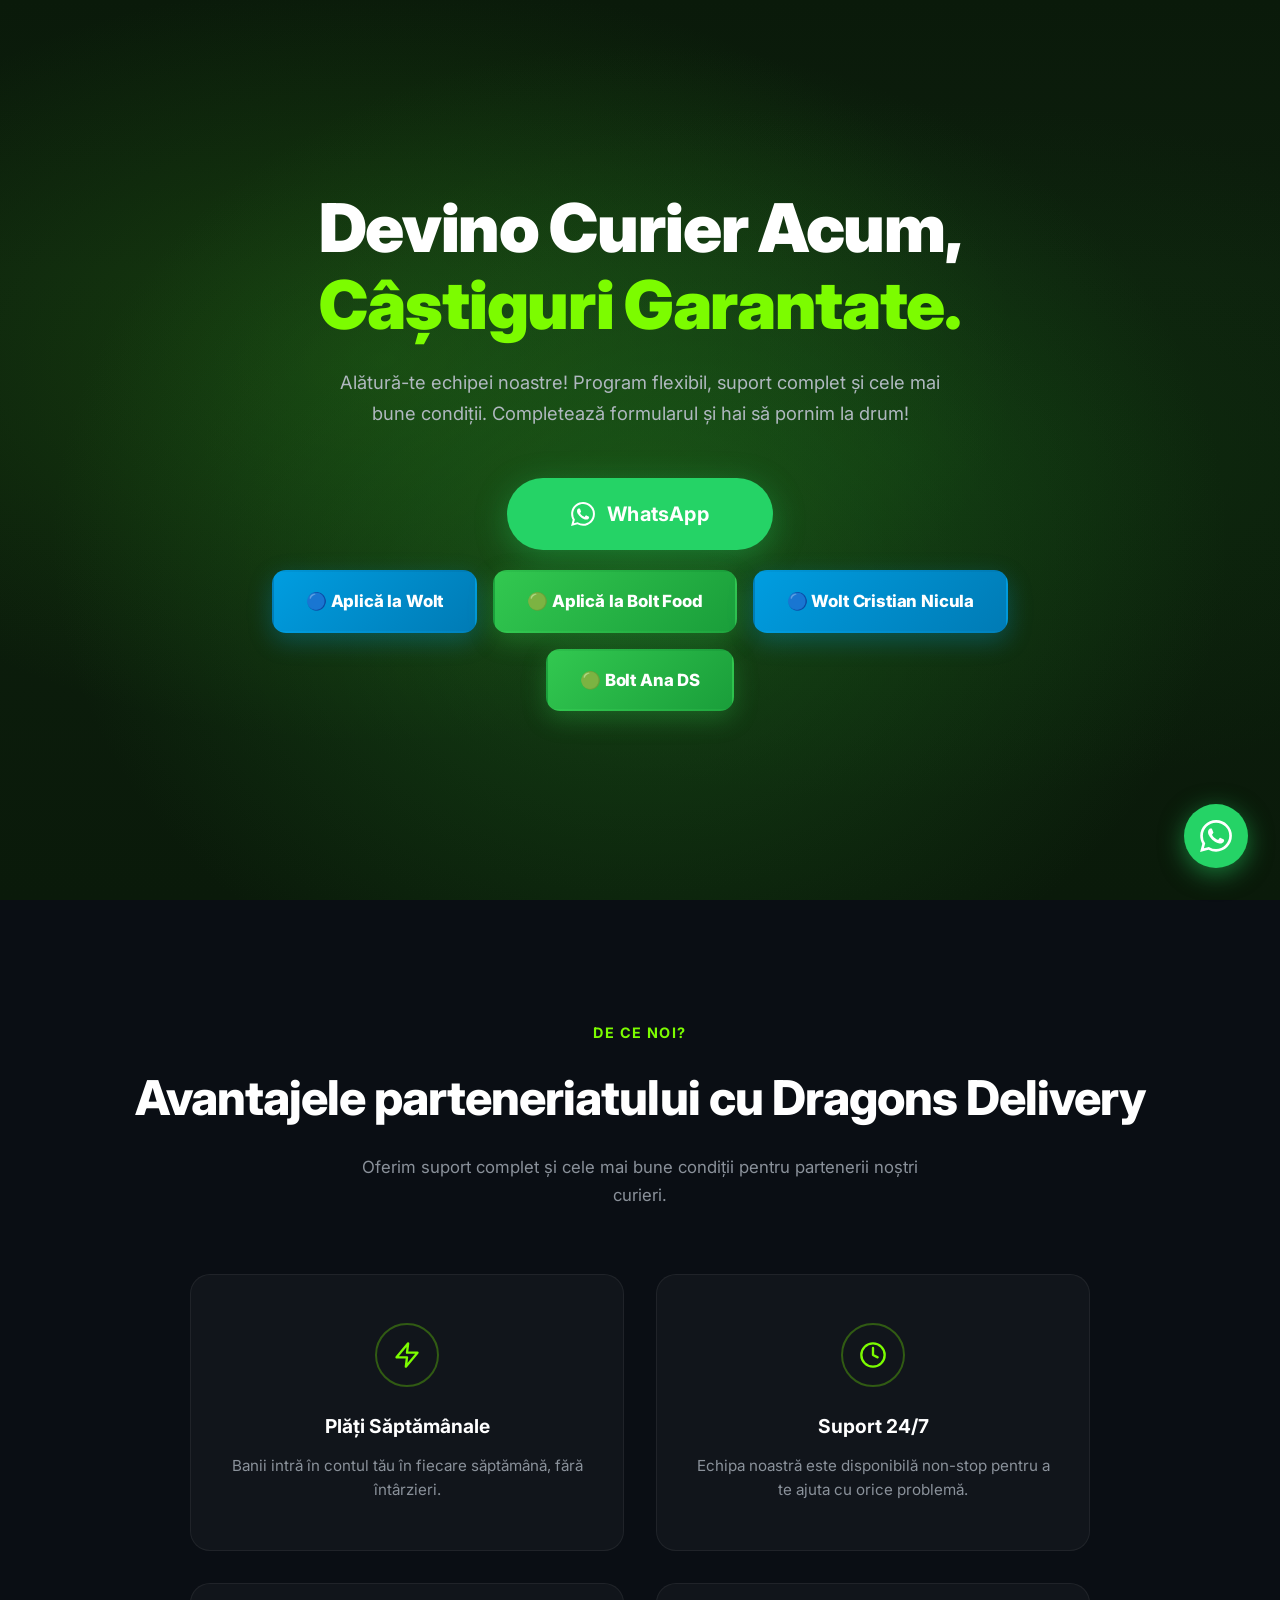
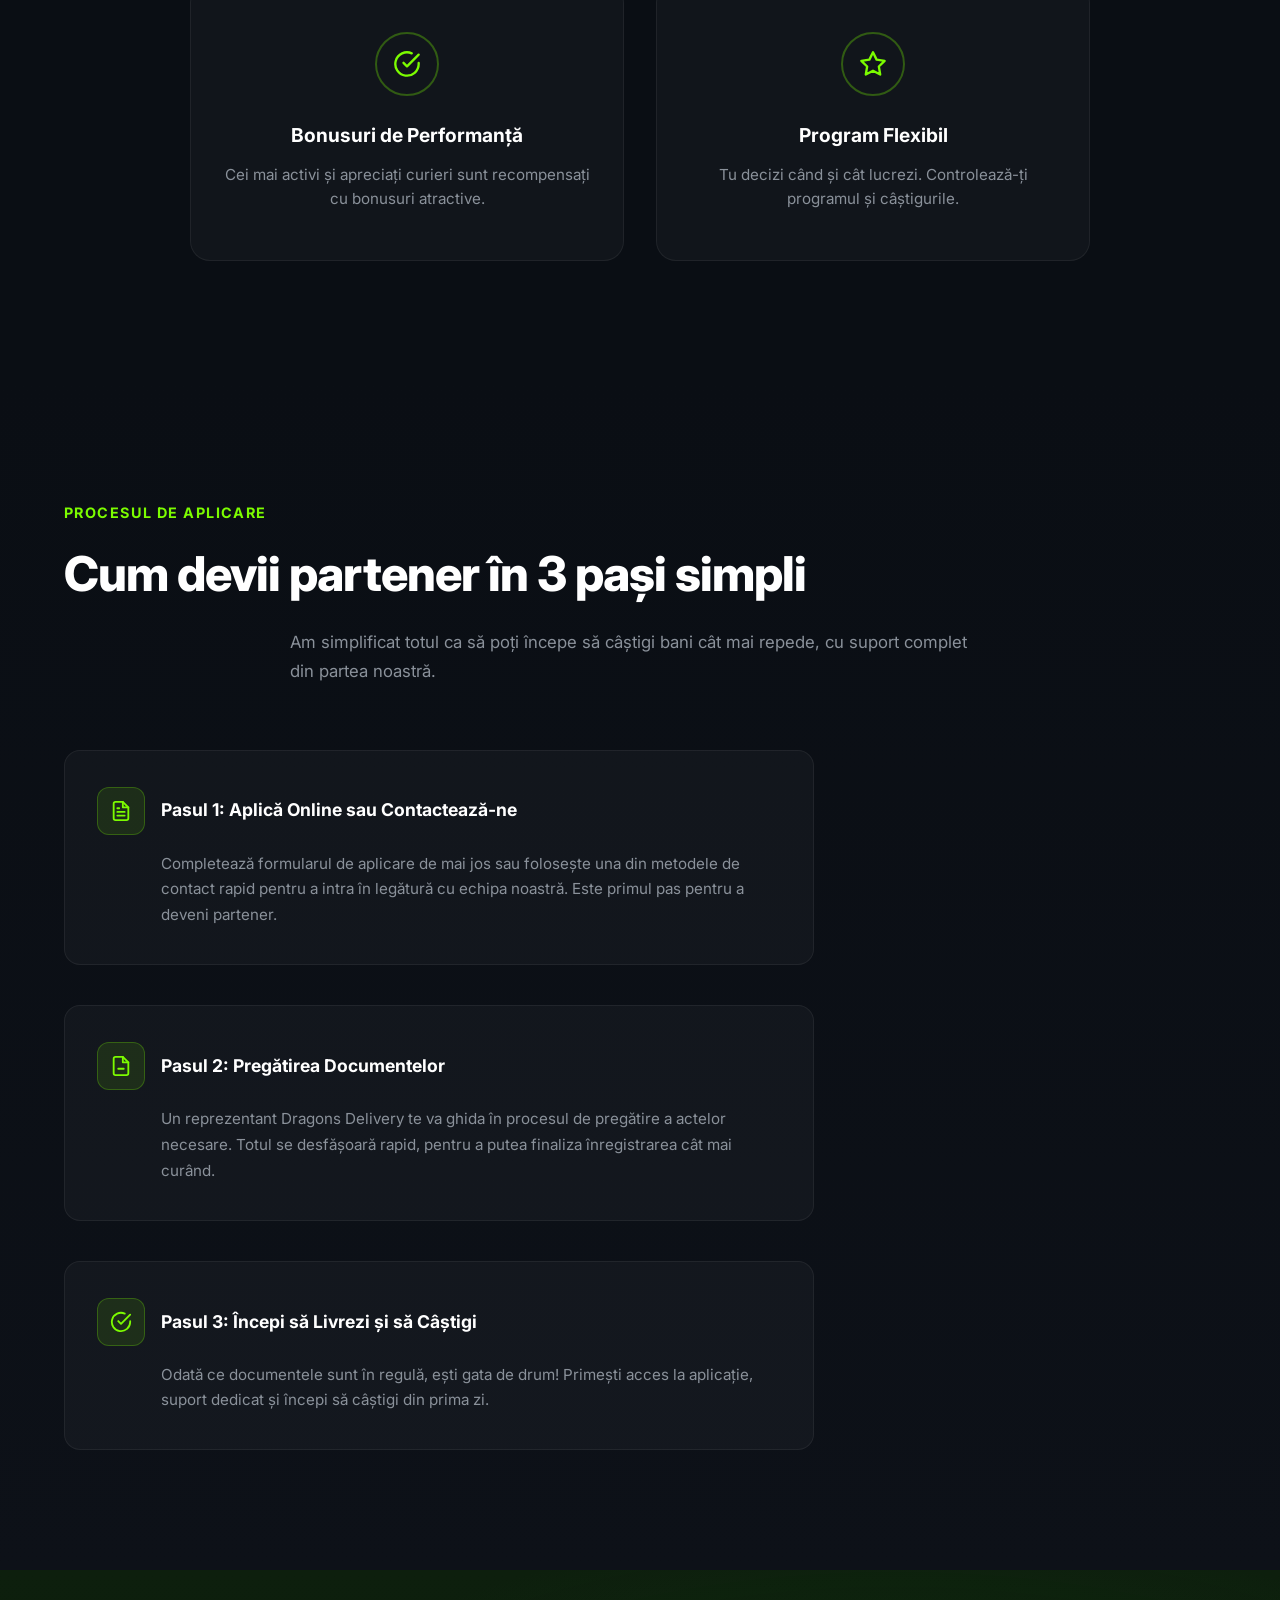
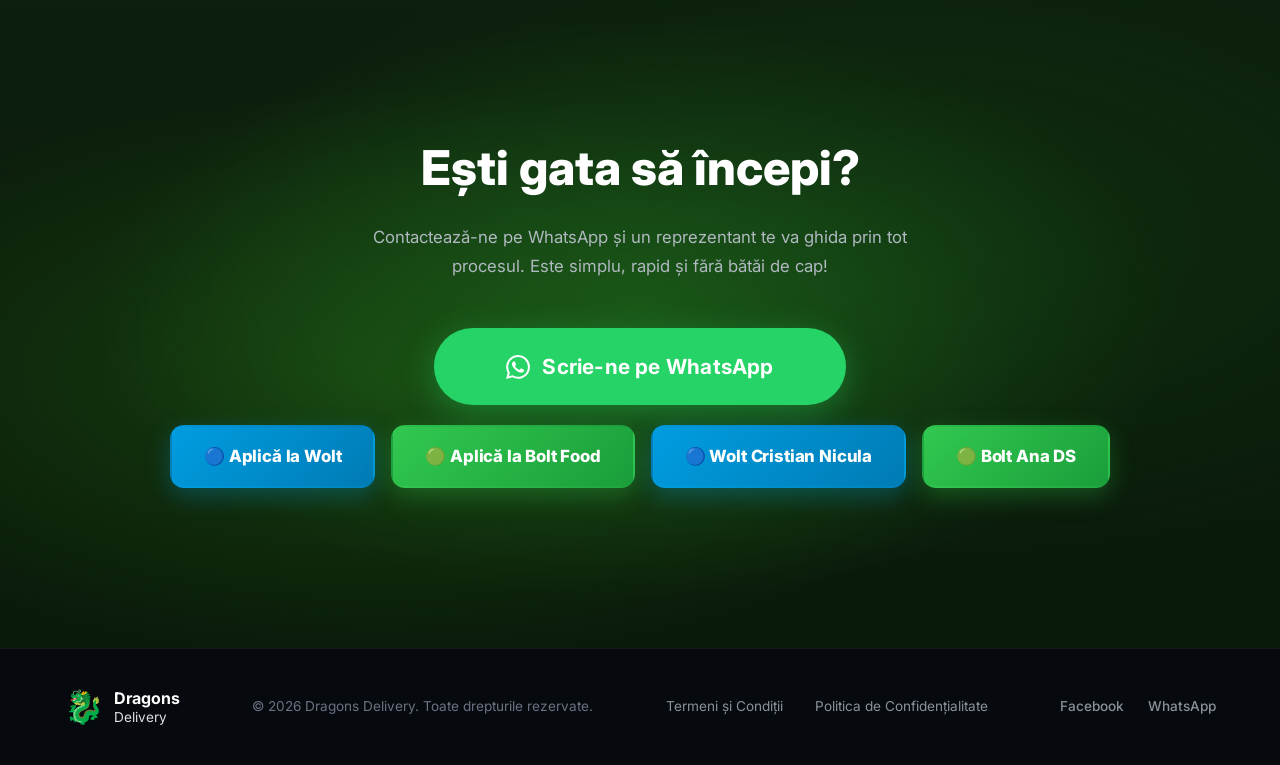
<file: index.html>
<!DOCTYPE html>
<html lang="ro">
<head>
    <meta charset="UTF-8">
    <meta name="viewport" content="width=device-width, initial-scale=1.0">
    <title>Dragons Delivery - Devino Curier</title>
    <meta name="description" content="Devino curier Dragons Delivery. Câștiguri garantate, program flexibil, suport complet. Aplică acum!">
    <link rel="preconnect" href="https://fonts.googleapis.com">
    <link rel="preconnect" href="https://fonts.gstatic.com" crossorigin>
    <link href="https://fonts.googleapis.com/css2?family=Inter:wght@400;500;600;700;800;900&display=swap" rel="stylesheet">
    <link rel="stylesheet" href="style.css">
</head>
<body>

    <!-- HERO SECTION -->
    <section class="hero" id="hero">
        <div class="hero-bg-overlay"></div>
        <div class="hero-content">
            <h1>Devino Curier Acum,<br><span class="highlight">Câștiguri Garantate.</span></h1>
            <p class="hero-subtitle">Alătură-te echipei noastre! Program flexibil, suport complet și cele mai bune condiții. Completează formularul și hai să pornim la drum!</p>
            <a href="https://wa.me/40734192640" target="_blank" rel="noopener noreferrer" class="whatsapp-btn whatsapp-btn-hero">
                <svg class="whatsapp-icon" viewBox="0 0 24 24" fill="currentColor" xmlns="http://www.w3.org/2000/svg">
                    <path d="M17.472 14.382c-.297-.149-1.758-.867-2.03-.967-.273-.099-.471-.148-.67.15-.197.297-.767.966-.94 1.164-.173.199-.347.223-.644.075-.297-.15-1.255-.463-2.39-1.475-.883-.788-1.48-1.761-1.653-2.059-.173-.297-.018-.458.13-.606.134-.133.298-.347.446-.52.149-.174.198-.298.298-.497.099-.198.05-.371-.025-.52-.075-.149-.669-1.612-.916-2.207-.242-.579-.487-.5-.669-.51-.173-.008-.371-.01-.57-.01-.198 0-.52.074-.792.372-.272.297-1.04 1.016-1.04 2.479 0 1.462 1.065 2.875 1.213 3.074.149.198 2.096 3.2 5.077 4.487.709.306 1.262.489 1.694.625.712.227 1.36.195 1.871.118.571-.085 1.758-.719 2.006-1.413.248-.694.248-1.289.173-1.413-.074-.124-.272-.198-.57-.347m-5.421 7.403h-.004a9.87 9.87 0 01-5.031-1.378l-.361-.214-3.741.982.998-3.648-.235-.374a9.86 9.86 0 01-1.51-5.26c.001-5.45 4.436-9.884 9.888-9.884 2.64 0 5.122 1.03 6.988 2.898a9.825 9.825 0 012.893 6.994c-.003 5.45-4.437 9.884-9.885 9.884m8.413-18.297A11.815 11.815 0 0012.05 0C5.495 0 .16 5.335.157 11.892c0 2.096.547 4.142 1.588 5.945L.057 24l6.305-1.654a11.882 11.882 0 005.683 1.448h.005c6.554 0 11.89-5.335 11.893-11.893a11.821 11.821 0 00-3.48-8.413z"/>
                </svg>
                WhatsApp
            </a>
            <div class="platform-buttons">
                <a href="https://wolt-recrutare-curieri.netlify.app" target="_blank" rel="noopener noreferrer" class="platform-btn wolt-btn">
                    🔵 Aplică la Wolt
                </a>
                <a href="https://bolt-recrutare-curieri.netlify.app" target="_blank" rel="noopener noreferrer" class="platform-btn bolt-btn">
                    🟢 Aplică la Bolt Food
                </a>
                <a href="wolt-cristian/index.html" target="_blank" rel="noopener noreferrer" class="platform-btn wolt-btn">
                    🔵 Wolt Cristian Nicula
                </a>
                <a href="ana-ds/index.html" target="_blank" rel="noopener noreferrer" class="platform-btn bolt-btn">
                    🟢 Bolt Ana DS
                </a>
            </div>
        </div>
    </section>

    <!-- DE CE NOI SECTION -->
    <section class="benefits" id="benefits">
        <div class="container">
            <span class="section-tag">De ce noi?</span>
            <h2>Avantajele parteneriatului cu Dragons Delivery</h2>
            <p class="section-subtitle">Oferim suport complet și cele mai bune condiții pentru partenerii noștri curieri.</p>

            <div class="benefits-grid">
                <div class="benefit-card">
                    <div class="benefit-icon">
                        <svg viewBox="0 0 24 24" fill="none" stroke="currentColor" stroke-width="2" stroke-linecap="round" stroke-linejoin="round">
                            <polygon points="13 2 3 14 12 14 11 22 21 10 12 10 13 2"/>
                        </svg>
                    </div>
                    <h3>Plăți Săptămânale</h3>
                    <p>Banii intră în contul tău în fiecare săptămână, fără întârzieri.</p>
                </div>

                <div class="benefit-card">
                    <div class="benefit-icon">
                        <svg viewBox="0 0 24 24" fill="none" stroke="currentColor" stroke-width="2" stroke-linecap="round" stroke-linejoin="round">
                            <circle cx="12" cy="12" r="10"/>
                            <polyline points="12 6 12 12 16 14"/>
                        </svg>
                    </div>
                    <h3>Suport 24/7</h3>
                    <p>Echipa noastră este disponibilă non-stop pentru a te ajuta cu orice problemă.</p>
                </div>

                <div class="benefit-card">
                    <div class="benefit-icon">
                        <svg viewBox="0 0 24 24" fill="none" stroke="currentColor" stroke-width="2" stroke-linecap="round" stroke-linejoin="round">
                            <path d="M22 11.08V12a10 10 0 1 1-5.93-9.14"/>
                            <polyline points="22 4 12 14.01 9 11.01"/>
                        </svg>
                    </div>
                    <h3>Bonusuri de Performanță</h3>
                    <p>Cei mai activi și apreciați curieri sunt recompensați cu bonusuri atractive.</p>
                </div>

                <div class="benefit-card">
                    <div class="benefit-icon">
                        <svg viewBox="0 0 24 24" fill="none" stroke="currentColor" stroke-width="2" stroke-linecap="round" stroke-linejoin="round">
                            <polygon points="12 2 15.09 8.26 22 9.27 17 14.14 18.18 21.02 12 17.77 5.82 21.02 7 14.14 2 9.27 8.91 8.26 12 2"/>
                        </svg>
                    </div>
                    <h3>Program Flexibil</h3>
                    <p>Tu decizi când și cât lucrezi. Controlează-ți programul și câștigurile.</p>
                </div>
            </div>
        </div>
    </section>

    <!-- PROCESUL DE APLICARE -->
    <section class="process" id="process">
        <div class="container">
            <span class="section-tag">Procesul de aplicare</span>
            <h2>Cum devii partener în 3 pași simpli</h2>
            <p class="section-subtitle">Am simplificat totul ca să poți începe să câștigi bani cât mai repede, cu suport complet din partea noastră.</p>

            <div class="steps">
                <div class="step">
                    <div class="step-header">
                        <div class="step-icon">
                            <svg viewBox="0 0 24 24" fill="none" stroke="currentColor" stroke-width="2" stroke-linecap="round" stroke-linejoin="round">
                                <path d="M14 2H6a2 2 0 0 0-2 2v16a2 2 0 0 0 2 2h12a2 2 0 0 0 2-2V8z"/>
                                <polyline points="14 2 14 8 20 8"/>
                                <line x1="16" y1="13" x2="8" y2="13"/>
                                <line x1="16" y1="17" x2="8" y2="17"/>
                                <polyline points="10 9 9 9 8 9"/>
                            </svg>
                        </div>
                        <h3>Pasul 1: Aplică Online sau Contactează-ne</h3>
                    </div>
                    <p>Completează formularul de aplicare de mai jos sau folosește una din metodele de contact rapid pentru a intra în legătură cu echipa noastră. Este primul pas pentru a deveni partener.</p>
                </div>

                <div class="step">
                    <div class="step-header">
                        <div class="step-icon">
                            <svg viewBox="0 0 24 24" fill="none" stroke="currentColor" stroke-width="2" stroke-linecap="round" stroke-linejoin="round">
                                <path d="M14 2H6a2 2 0 0 0-2 2v16a2 2 0 0 0 2 2h12a2 2 0 0 0 2-2V8z"/>
                                <polyline points="14 2 14 8 20 8"/>
                                <line x1="9" y1="15" x2="15" y2="15"/>
                            </svg>
                        </div>
                        <h3>Pasul 2: Pregătirea Documentelor</h3>
                    </div>
                    <p>Un reprezentant Dragons Delivery te va ghida în procesul de pregătire a actelor necesare. Totul se desfășoară rapid, pentru a putea finaliza înregistrarea cât mai curând.</p>
                </div>

                <div class="step">
                    <div class="step-header">
                        <div class="step-icon">
                            <svg viewBox="0 0 24 24" fill="none" stroke="currentColor" stroke-width="2" stroke-linecap="round" stroke-linejoin="round">
                                <path d="M22 11.08V12a10 10 0 1 1-5.93-9.14"/>
                                <polyline points="22 4 12 14.01 9 11.01"/>
                            </svg>
                        </div>
                        <h3>Pasul 3: Începi să Livrezi și să Câștigi</h3>
                    </div>
                    <p>Odată ce documentele sunt în regulă, ești gata de drum! Primești acces la aplicație, suport dedicat și începi să câștigi din prima zi.</p>
                </div>
            </div>
        </div>
    </section>

    <!-- CTA FINAL SECTION -->
    <section class="cta-final" id="contact">
        <div class="cta-bg-overlay"></div>
        <div class="cta-content">
            <h2>Ești gata să începi?</h2>
            <p>Contactează-ne pe WhatsApp și un reprezentant te va ghida prin tot procesul. Este simplu, rapid și fără bătăi de cap!</p>
            <a href="https://wa.me/40734192640" target="_blank" rel="noopener noreferrer" class="whatsapp-btn whatsapp-btn-cta">
                <svg class="whatsapp-icon" viewBox="0 0 24 24" fill="currentColor" xmlns="http://www.w3.org/2000/svg">
                    <path d="M17.472 14.382c-.297-.149-1.758-.867-2.03-.967-.273-.099-.471-.148-.67.15-.197.297-.767.966-.94 1.164-.173.199-.347.223-.644.075-.297-.15-1.255-.463-2.39-1.475-.883-.788-1.48-1.761-1.653-2.059-.173-.297-.018-.458.13-.606.134-.133.298-.347.446-.52.149-.174.198-.298.298-.497.099-.198.05-.371-.025-.52-.075-.149-.669-1.612-.916-2.207-.242-.579-.487-.5-.669-.51-.173-.008-.371-.01-.57-.01-.198 0-.52.074-.792.372-.272.297-1.04 1.016-1.04 2.479 0 1.462 1.065 2.875 1.213 3.074.149.198 2.096 3.2 5.077 4.487.709.306 1.262.489 1.694.625.712.227 1.36.195 1.871.118.571-.085 1.758-.719 2.006-1.413.248-.694.248-1.289.173-1.413-.074-.124-.272-.198-.57-.347m-5.421 7.403h-.004a9.87 9.87 0 01-5.031-1.378l-.361-.214-3.741.982.998-3.648-.235-.374a9.86 9.86 0 01-1.51-5.26c.001-5.45 4.436-9.884 9.888-9.884 2.64 0 5.122 1.03 6.988 2.898a9.825 9.825 0 012.893 6.994c-.003 5.45-4.437 9.884-9.885 9.884m8.413-18.297A11.815 11.815 0 0012.05 0C5.495 0 .16 5.335.157 11.892c0 2.096.547 4.142 1.588 5.945L.057 24l6.305-1.654a11.882 11.882 0 005.683 1.448h.005c6.554 0 11.89-5.335 11.893-11.893a11.821 11.821 0 00-3.48-8.413z"/>
                </svg>
                Scrie-ne pe WhatsApp
            </a>
            <div class="platform-buttons">
                <a href="https://wolt-recrutare-curieri.netlify.app" target="_blank" rel="noopener noreferrer" class="platform-btn wolt-btn">
                    🔵 Aplică la Wolt
                </a>
                <a href="https://bolt-recrutare-curieri.netlify.app" target="_blank" rel="noopener noreferrer" class="platform-btn bolt-btn">
                    🟢 Aplică la Bolt Food
                </a>
                <a href="wolt-cristian/index.html" target="_blank" rel="noopener noreferrer" class="platform-btn wolt-btn">
                    🔵 Wolt Cristian Nicula
                </a>
                <a href="ana-ds/index.html" target="_blank" rel="noopener noreferrer" class="platform-btn bolt-btn">
                    🟢 Bolt Ana DS
                </a>
            </div>
        </div>
    </section>

    <!-- FOOTER -->
    <footer class="footer">
        <div class="container footer-inner">
            <div class="footer-brand">
                <div class="footer-logo">
                    <span class="logo-icon">🐉</span>
                    <span class="logo-text"><strong>Dragons</strong><br>Delivery</span>
                </div>
            </div>
            <div class="footer-copy">
                <p>© 2026 Dragons Delivery. Toate drepturile rezervate.</p>
            </div>
            <div class="footer-links">
                <a href="#">Termeni și Condiții</a>
                <a href="#">Politica de Confidențialitate</a>
            </div>
            <div class="footer-social">
                <a href="#" target="_blank" rel="noopener noreferrer">Facebook</a>
                <a href="https://wa.me/40734192640" target="_blank" rel="noopener noreferrer">WhatsApp</a>
            </div>
        </div>
    </footer>

    <!-- FLOATING WHATSAPP BUTTON -->
    <a href="https://wa.me/40734192640" target="_blank" rel="noopener noreferrer" class="whatsapp-floating" aria-label="Contactează-ne pe WhatsApp">
        <svg viewBox="0 0 24 24" fill="currentColor" xmlns="http://www.w3.org/2000/svg">
            <path d="M17.472 14.382c-.297-.149-1.758-.867-2.03-.967-.273-.099-.471-.148-.67.15-.197.297-.767.966-.94 1.164-.173.199-.347.223-.644.075-.297-.15-1.255-.463-2.39-1.475-.883-.788-1.48-1.761-1.653-2.059-.173-.297-.018-.458.13-.606.134-.133.298-.347.446-.52.149-.174.198-.298.298-.497.099-.198.05-.371-.025-.52-.075-.149-.669-1.612-.916-2.207-.242-.579-.487-.5-.669-.51-.173-.008-.371-.01-.57-.01-.198 0-.52.074-.792.372-.272.297-1.04 1.016-1.04 2.479 0 1.462 1.065 2.875 1.213 3.074.149.198 2.096 3.2 5.077 4.487.709.306 1.262.489 1.694.625.712.227 1.36.195 1.871.118.571-.085 1.758-.719 2.006-1.413.248-.694.248-1.289.173-1.413-.074-.124-.272-.198-.57-.347m-5.421 7.403h-.004a9.87 9.87 0 01-5.031-1.378l-.361-.214-3.741.982.998-3.648-.235-.374a9.86 9.86 0 01-1.51-5.26c.001-5.45 4.436-9.884 9.888-9.884 2.64 0 5.122 1.03 6.988 2.898a9.825 9.825 0 012.893 6.994c-.003 5.45-4.437 9.884-9.885 9.884m8.413-18.297A11.815 11.815 0 0012.05 0C5.495 0 .16 5.335.157 11.892c0 2.096.547 4.142 1.588 5.945L.057 24l6.305-1.654a11.882 11.882 0 005.683 1.448h.005c6.554 0 11.89-5.335 11.893-11.893a11.821 11.821 0 00-3.48-8.413z"/>
        </svg>
    </a>

    <script src="script.js"></script>
</body>
</html>
</file>
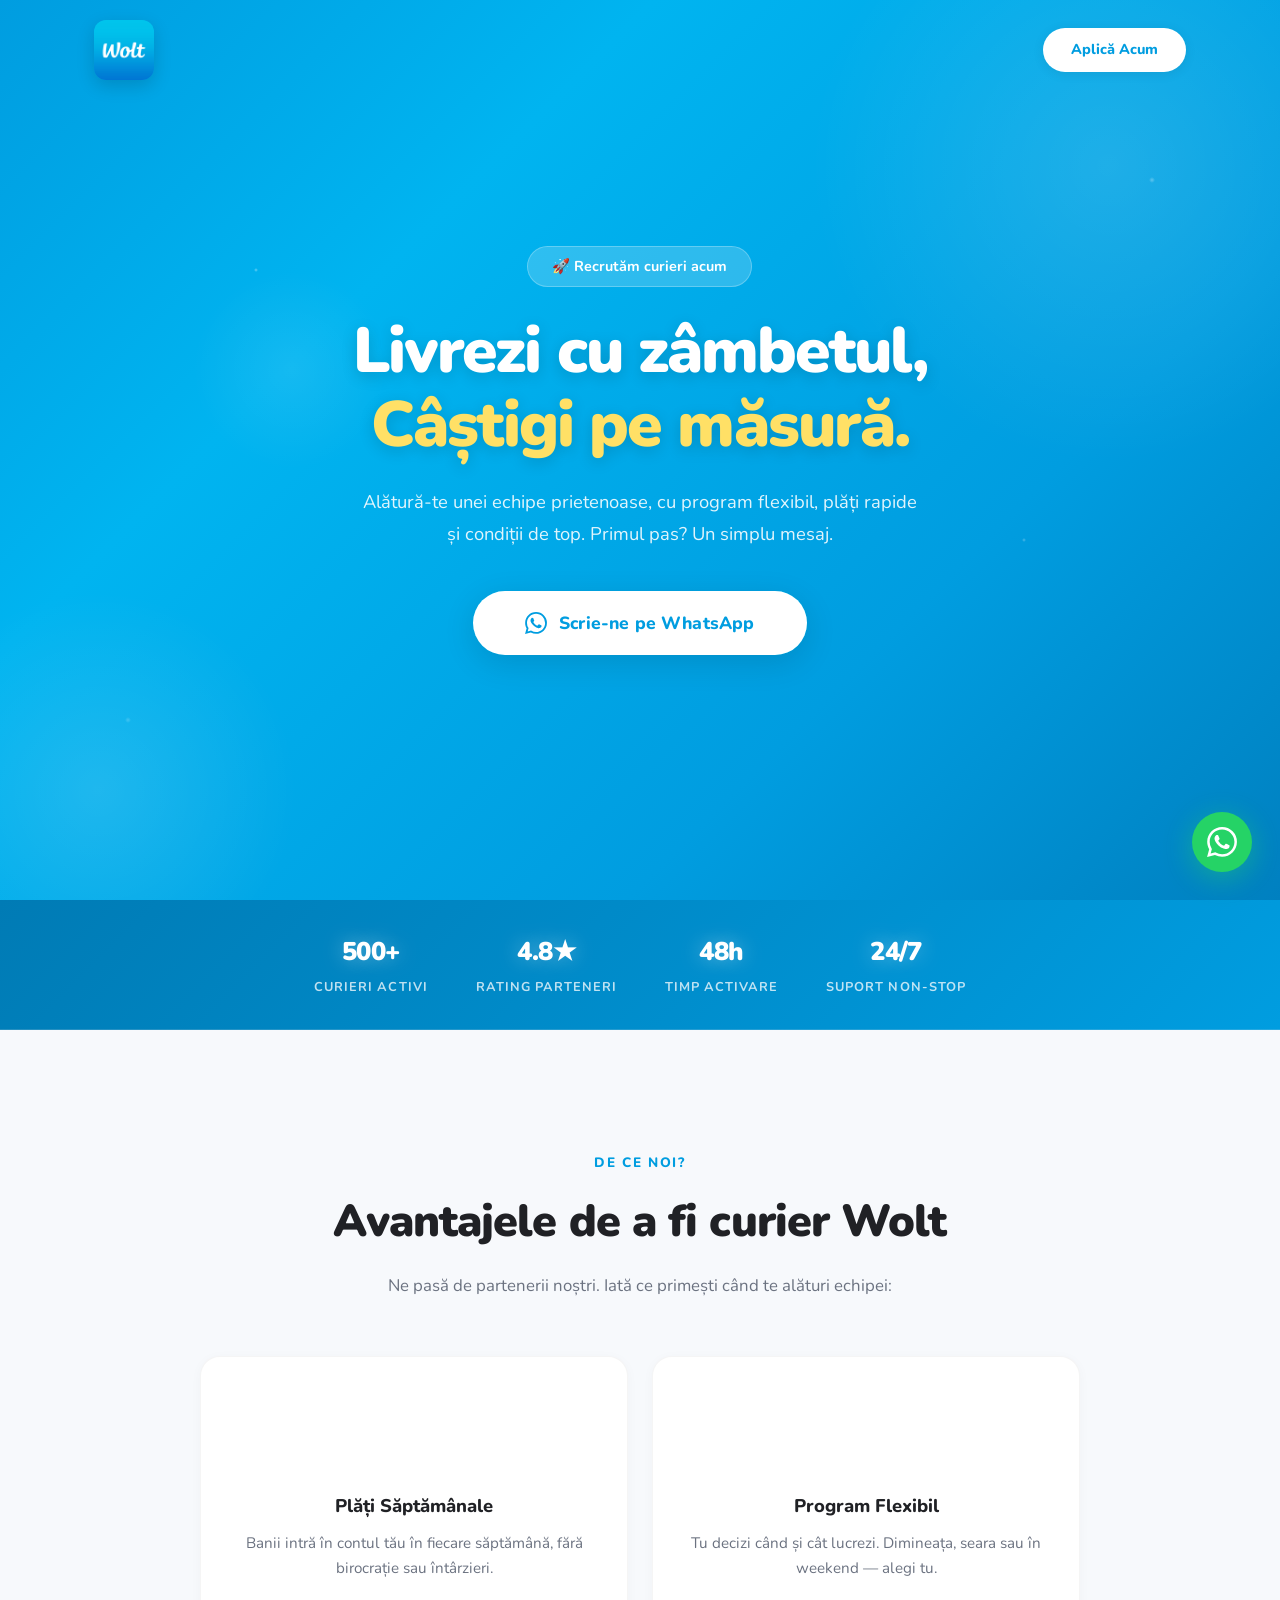
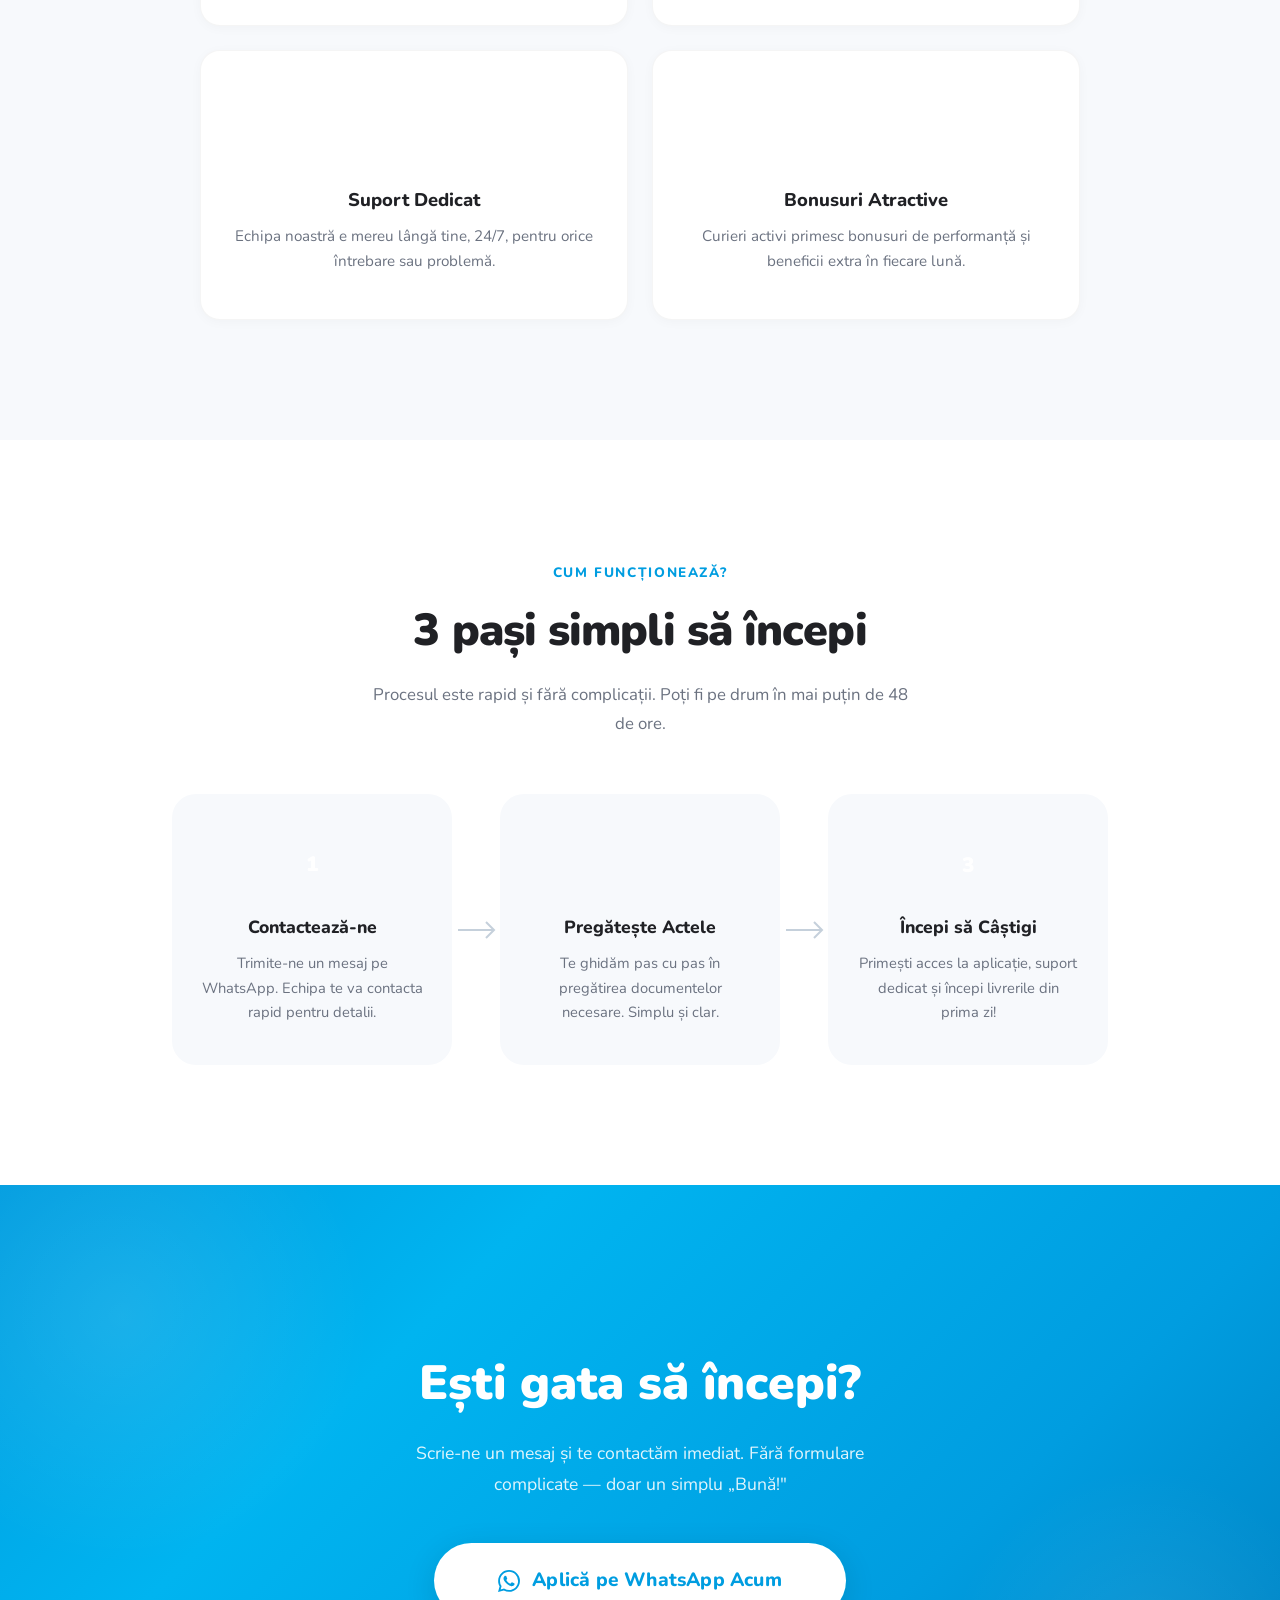
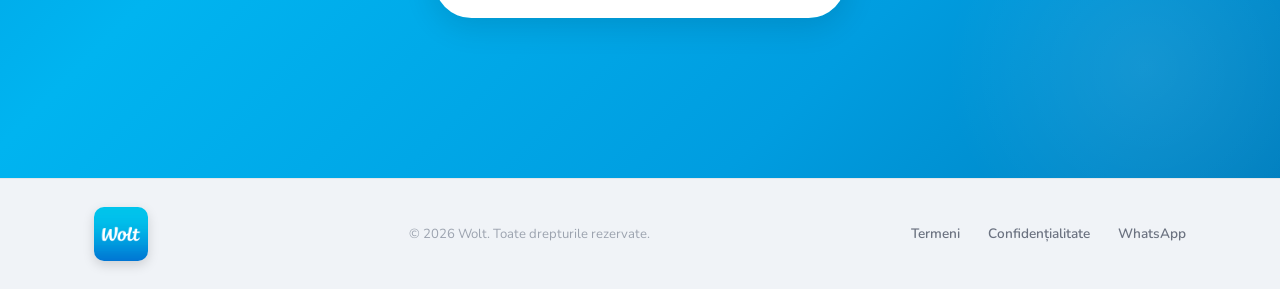
<file: wolt-cristian/index.html>
<!DOCTYPE html>
<html lang="ro">
<head>
    <meta charset="UTF-8">
    <meta name="viewport" content="width=device-width, initial-scale=1.0">
    <meta name="theme-color" content="#009DE0">
    <meta property="og:title" content="🚀 Angajări Curieri Wolt - Cristian Nicula">
    <meta property="og:description" content="Alătură-te celei mai friendly echipe din oraș! Program flexibil, plăți rapide, bonusuri săptămânale. Trimite-ne un mesaj pe WhatsApp și începi în 48h!">
    <meta property="og:image" content="wolt-logo.png">
    <meta property="og:type" content="website">
    <link rel="icon" type="image/png" href="wolt-logo.png">
    <title>Wolt — Devino Curier Partener | Cristian Nicula</title>
    <meta name="description" content="Alătură-te echipei Wolt prin Cristian Nicula. Câștiguri atractive, program flexibil, suport complet. Începe să livrezi azi!">
    <link rel="preconnect" href="https://fonts.googleapis.com">
    <link rel="preconnect" href="https://fonts.gstatic.com" crossorigin>
    <link href="https://fonts.googleapis.com/css2?family=Nunito:wght@400;600;700;800;900&display=swap" rel="stylesheet">
    <link rel="stylesheet" href="style.css">
</head>
<body>

    <!-- NAVBAR -->
    <nav class="navbar" id="navbar">
        <div class="nav-inner">
            <div class="nav-logo">
                <img src="wolt-logo.png" alt="Wolt" style="height: 60px; border-radius: 12px; box-shadow: 0 6px 18px rgba(0,0,0,0.15);">
            </div>
            <a href="https://wa.me/40720328559" target="_blank" rel="noopener noreferrer" class="nav-cta">Aplică Acum</a>
        </div>
    </nav>

    <!-- HERO SECTION -->
    <section class="hero" id="hero">
        <div class="hero-shapes">
            <div class="shape shape-1"></div>
            <div class="shape shape-2"></div>
            <div class="shape shape-3"></div>
        </div>
        <div class="hero-content fade-up">
            <div class="hero-badge">🚀 Recrutăm curieri acum</div>
            <h1>Livrezi cu zâmbetul,<br><span class="highlight">Câștigi pe măsură.</span></h1>
            <p class="hero-subtitle">Alătură-te unei echipe prietenoase, cu program flexibil, plăți rapide și condiții de top. Primul pas? Un simplu mesaj.</p>
            <a href="https://wa.me/40720328559" target="_blank" rel="noopener noreferrer" class="btn-primary">
                <svg class="wa-icon" viewBox="0 0 24 24" fill="currentColor"><path d="M17.472 14.382c-.297-.149-1.758-.867-2.03-.967-.273-.099-.471-.148-.67.15-.197.297-.767.966-.94 1.164-.173.199-.347.223-.644.075-.297-.15-1.255-.463-2.39-1.475-.883-.788-1.48-1.761-1.653-2.059-.173-.297-.018-.458.13-.606.134-.133.298-.347.446-.52.149-.174.198-.298.298-.497.099-.198.05-.371-.025-.52-.075-.149-.669-1.612-.916-2.207-.242-.579-.487-.5-.669-.51-.173-.008-.371-.01-.57-.01-.198 0-.52.074-.792.372-.272.297-1.04 1.016-1.04 2.479 0 1.462 1.065 2.875 1.213 3.074.149.198 2.096 3.2 5.077 4.487.709.306 1.262.489 1.694.625.712.227 1.36.195 1.871.118.571-.085 1.758-.719 2.006-1.413.248-.694.248-1.289.173-1.413-.074-.124-.272-.198-.57-.347m-5.421 7.403h-.004a9.87 9.87 0 01-5.031-1.378l-.361-.214-3.741.982.998-3.648-.235-.374a9.86 9.86 0 01-1.51-5.26c.001-5.45 4.436-9.884 9.888-9.884 2.64 0 5.122 1.03 6.988 2.898a9.825 9.825 0 012.893 6.994c-.003 5.45-4.437 9.884-9.885 9.884m8.413-18.297A11.815 11.815 0 0012.05 0C5.495 0 .16 5.335.157 11.892c0 2.096.547 4.142 1.588 5.945L.057 24l6.305-1.654a11.882 11.882 0 005.683 1.448h.005c6.554 0 11.89-5.335 11.893-11.893a11.821 11.821 0 00-3.48-8.413z"/></svg>
                Scrie-ne pe WhatsApp
            </a>
        </div>
    </section>

    <!-- TRUST STATS BAR -->
    <section class="trust-bar">
        <div class="container">
            <div class="trust-grid">
                <div class="trust-item"><span class="trust-num">500+</span><span class="trust-label">Curieri Activi</span></div>
                <div class="trust-item"><span class="trust-num">4.8★</span><span class="trust-label">Rating Parteneri</span></div>
                <div class="trust-item"><span class="trust-num">48h</span><span class="trust-label">Timp Activare</span></div>
                <div class="trust-item"><span class="trust-num">24/7</span><span class="trust-label">Suport Non-Stop</span></div>
            </div>
        </div>
    </section>

    <!-- BENEFITS SECTION -->
    <section class="benefits" id="benefits">
        <div class="container">
            <span class="section-label fade-up">De ce noi?</span>
            <h2 class="fade-up">Avantajele de a fi curier Wolt</h2>
            <p class="section-desc fade-up">Ne pasă de partenerii noștri. Iată ce primești când te alături echipei:</p>

            <div class="benefits-grid">
                <div class="benefit-card fade-up">
                    <div class="benefit-icon-wrap">
                        <svg viewBox="0 0 24 24" fill="none" stroke="currentColor" stroke-width="2" stroke-linecap="round" stroke-linejoin="round"><line x1="12" y1="1" x2="12" y2="23"/><path d="M17 5H9.5a3.5 3.5 0 0 0 0 7h5a3.5 3.5 0 0 1 0 7H6"/></svg>
                    </div>
                    <h3>Plăți Săptămânale</h3>
                    <p>Banii intră în contul tău în fiecare săptămână, fără birocrație sau întârzieri.</p>
                </div>
                <div class="benefit-card fade-up">
                    <div class="benefit-icon-wrap">
                        <svg viewBox="0 0 24 24" fill="none" stroke="currentColor" stroke-width="2" stroke-linecap="round" stroke-linejoin="round"><circle cx="12" cy="12" r="10"/><polyline points="12 6 12 12 16 14"/></svg>
                    </div>
                    <h3>Program Flexibil</h3>
                    <p>Tu decizi când și cât lucrezi. Dimineața, seara sau în weekend — alegi tu.</p>
                </div>
                <div class="benefit-card fade-up">
                    <div class="benefit-icon-wrap">
                        <svg viewBox="0 0 24 24" fill="none" stroke="currentColor" stroke-width="2" stroke-linecap="round" stroke-linejoin="round"><path d="M20.84 4.61a5.5 5.5 0 0 0-7.78 0L12 5.67l-1.06-1.06a5.5 5.5 0 0 0-7.78 7.78l1.06 1.06L12 21.23l7.78-7.78 1.06-1.06a5.5 5.5 0 0 0 0-7.78z"/></svg>
                    </div>
                    <h3>Suport Dedicat</h3>
                    <p>Echipa noastră e mereu lângă tine, 24/7, pentru orice întrebare sau problemă.</p>
                </div>
                <div class="benefit-card fade-up">
                    <div class="benefit-icon-wrap">
                        <svg viewBox="0 0 24 24" fill="none" stroke="currentColor" stroke-width="2" stroke-linecap="round" stroke-linejoin="round"><polyline points="23 6 13.5 15.5 8.5 10.5 1 18"/><polyline points="17 6 23 6 23 12"/></svg>
                    </div>
                    <h3>Bonusuri Atractive</h3>
                    <p>Curieri activi primesc bonusuri de performanță și beneficii extra în fiecare lună.</p>
                </div>
            </div>
        </div>
    </section>

    <!-- 3 STEPS SECTION -->
    <section class="steps-section" id="steps">
        <div class="container">
            <span class="section-label fade-up">Cum funcționează?</span>
            <h2 class="fade-up">3 pași simpli să începi</h2>
            <p class="section-desc fade-up">Procesul este rapid și fără complicații. Poți fi pe drum în mai puțin de 48 de ore.</p>

            <div class="steps-row">
                <div class="step-card fade-up">
                    <div class="step-number">1</div>
                    <h3>Contactează-ne</h3>
                    <p>Trimite-ne un mesaj pe WhatsApp. Echipa te va contacta rapid pentru detalii.</p>
                </div>
                <div class="step-connector fade-up">
                    <svg viewBox="0 0 40 24" fill="none" stroke="currentColor" stroke-width="2"><path d="M2 12h36m-8-8l8 8-8 8"/></svg>
                </div>
                <div class="step-card fade-up">
                    <div class="step-number">2</div>
                    <h3>Pregătește Actele</h3>
                    <p>Te ghidăm pas cu pas în pregătirea documentelor necesare. Simplu și clar.</p>
                </div>
                <div class="step-connector fade-up">
                    <svg viewBox="0 0 40 24" fill="none" stroke="currentColor" stroke-width="2"><path d="M2 12h36m-8-8l8 8-8 8"/></svg>
                </div>
                <div class="step-card fade-up">
                    <div class="step-number">3</div>
                    <h3>Începi să Câștigi</h3>
                    <p>Primești acces la aplicație, suport dedicat și începi livrerile din prima zi!</p>
                </div>
            </div>
        </div>
    </section>

    <!-- FINAL CTA SECTION -->
    <section class="cta-final" id="cta">
        <div class="cta-shapes">
            <div class="cta-shape cta-shape-1"></div>
            <div class="cta-shape cta-shape-2"></div>
        </div>
        <div class="cta-inner fade-up">
            <h2>Ești gata să începi?</h2>
            <p>Scrie-ne un mesaj și te contactăm imediat. Fără formulare complicate — doar un simplu „Bună!"</p>
            <a href="https://wa.me/40720328559" target="_blank" rel="noopener noreferrer" class="btn-primary btn-big">
                <svg class="wa-icon" viewBox="0 0 24 24" fill="currentColor"><path d="M17.472 14.382c-.297-.149-1.758-.867-2.03-.967-.273-.099-.471-.148-.67.15-.197.297-.767.966-.94 1.164-.173.199-.347.223-.644.075-.297-.15-1.255-.463-2.39-1.475-.883-.788-1.48-1.761-1.653-2.059-.173-.297-.018-.458.13-.606.134-.133.298-.347.446-.52.149-.174.198-.298.298-.497.099-.198.05-.371-.025-.52-.075-.149-.669-1.612-.916-2.207-.242-.579-.487-.5-.669-.51-.173-.008-.371-.01-.57-.01-.198 0-.52.074-.792.372-.272.297-1.04 1.016-1.04 2.479 0 1.462 1.065 2.875 1.213 3.074.149.198 2.096 3.2 5.077 4.487.709.306 1.262.489 1.694.625.712.227 1.36.195 1.871.118.571-.085 1.758-.719 2.006-1.413.248-.694.248-1.289.173-1.413-.074-.124-.272-.198-.57-.347m-5.421 7.403h-.004a9.87 9.87 0 01-5.031-1.378l-.361-.214-3.741.982.998-3.648-.235-.374a9.86 9.86 0 01-1.51-5.26c.001-5.45 4.436-9.884 9.888-9.884 2.64 0 5.122 1.03 6.988 2.898a9.825 9.825 0 012.893 6.994c-.003 5.45-4.437 9.884-9.885 9.884m8.413-18.297A11.815 11.815 0 0012.05 0C5.495 0 .16 5.335.157 11.892c0 2.096.547 4.142 1.588 5.945L.057 24l6.305-1.654a11.882 11.882 0 005.683 1.448h.005c6.554 0 11.89-5.335 11.893-11.893a11.821 11.821 0 00-3.48-8.413z"/></svg>
                Aplică pe WhatsApp Acum
            </a>
        </div>
    </section>

    <!-- FOOTER -->
    <footer class="footer">
        <div class="container footer-inner">
            <div class="footer-brand">
                <img src="wolt-logo.png" alt="Wolt" style="height: 54px; border-radius: 10px; box-shadow: 0 4px 12px rgba(0,0,0,0.15);">
            </div>
            <p class="footer-copy">© 2026 Wolt. Toate drepturile rezervate.</p>
            <div class="footer-links">
                <a href="#">Termeni</a>
                <a href="#">Confidențialitate</a>
                <a href="https://wa.me/40720328559" target="_blank" rel="noopener noreferrer">WhatsApp</a>
            </div>
        </div>
    </footer>

    <!-- FLOATING WHATSAPP BUTTON -->
    <a href="https://wa.me/40720328559" target="_blank" rel="noopener noreferrer" class="wa-floating" aria-label="WhatsApp">
        <svg viewBox="0 0 24 24" fill="currentColor"><path d="M17.472 14.382c-.297-.149-1.758-.867-2.03-.967-.273-.099-.471-.148-.67.15-.197.297-.767.966-.94 1.164-.173.199-.347.223-.644.075-.297-.15-1.255-.463-2.39-1.475-.883-.788-1.48-1.761-1.653-2.059-.173-.297-.018-.458.13-.606.134-.133.298-.347.446-.52.149-.174.198-.298.298-.497.099-.198.05-.371-.025-.52-.075-.149-.669-1.612-.916-2.207-.242-.579-.487-.5-.669-.51-.173-.008-.371-.01-.57-.01-.198 0-.52.074-.792.372-.272.297-1.04 1.016-1.04 2.479 0 1.462 1.065 2.875 1.213 3.074.149.198 2.096 3.2 5.077 4.487.709.306 1.262.489 1.694.625.712.227 1.36.195 1.871.118.571-.085 1.758-.719 2.006-1.413.248-.694.248-1.289.173-1.413-.074-.124-.272-.198-.57-.347m-5.421 7.403h-.004a9.87 9.87 0 01-5.031-1.378l-.361-.214-3.741.982.998-3.648-.235-.374a9.86 9.86 0 01-1.51-5.26c.001-5.45 4.436-9.884 9.888-9.884 2.64 0 5.122 1.03 6.988 2.898a9.825 9.825 0 012.893 6.994c-.003 5.45-4.437 9.884-9.885 9.884m8.413-18.297A11.815 11.815 0 0012.05 0C5.495 0 .16 5.335.157 11.892c0 2.096.547 4.142 1.588 5.945L.057 24l6.305-1.654a11.882 11.882 0 005.683 1.448h.005c6.554 0 11.89-5.335 11.893-11.893a11.821 11.821 0 00-3.48-8.413z"/></svg>
    </a>

    <script>
        // Scroll animation observer
        const observer = new IntersectionObserver((entries) => {
            entries.forEach(entry => {
                if (entry.isIntersecting) {
                    entry.target.classList.add('visible');
                }
            });
        }, { threshold: 0.15, rootMargin: '0px 0px -40px 0px' });

        document.querySelectorAll('.fade-up').forEach(el => observer.observe(el));

        // Navbar scroll effect
        const navbar = document.getElementById('navbar');
        window.addEventListener('scroll', () => {
            if (window.scrollY > 60) {
                navbar.classList.add('scrolled');
            } else {
                navbar.classList.remove('scrolled');
            }
        });
    </script>

</body>
</html>
</file>
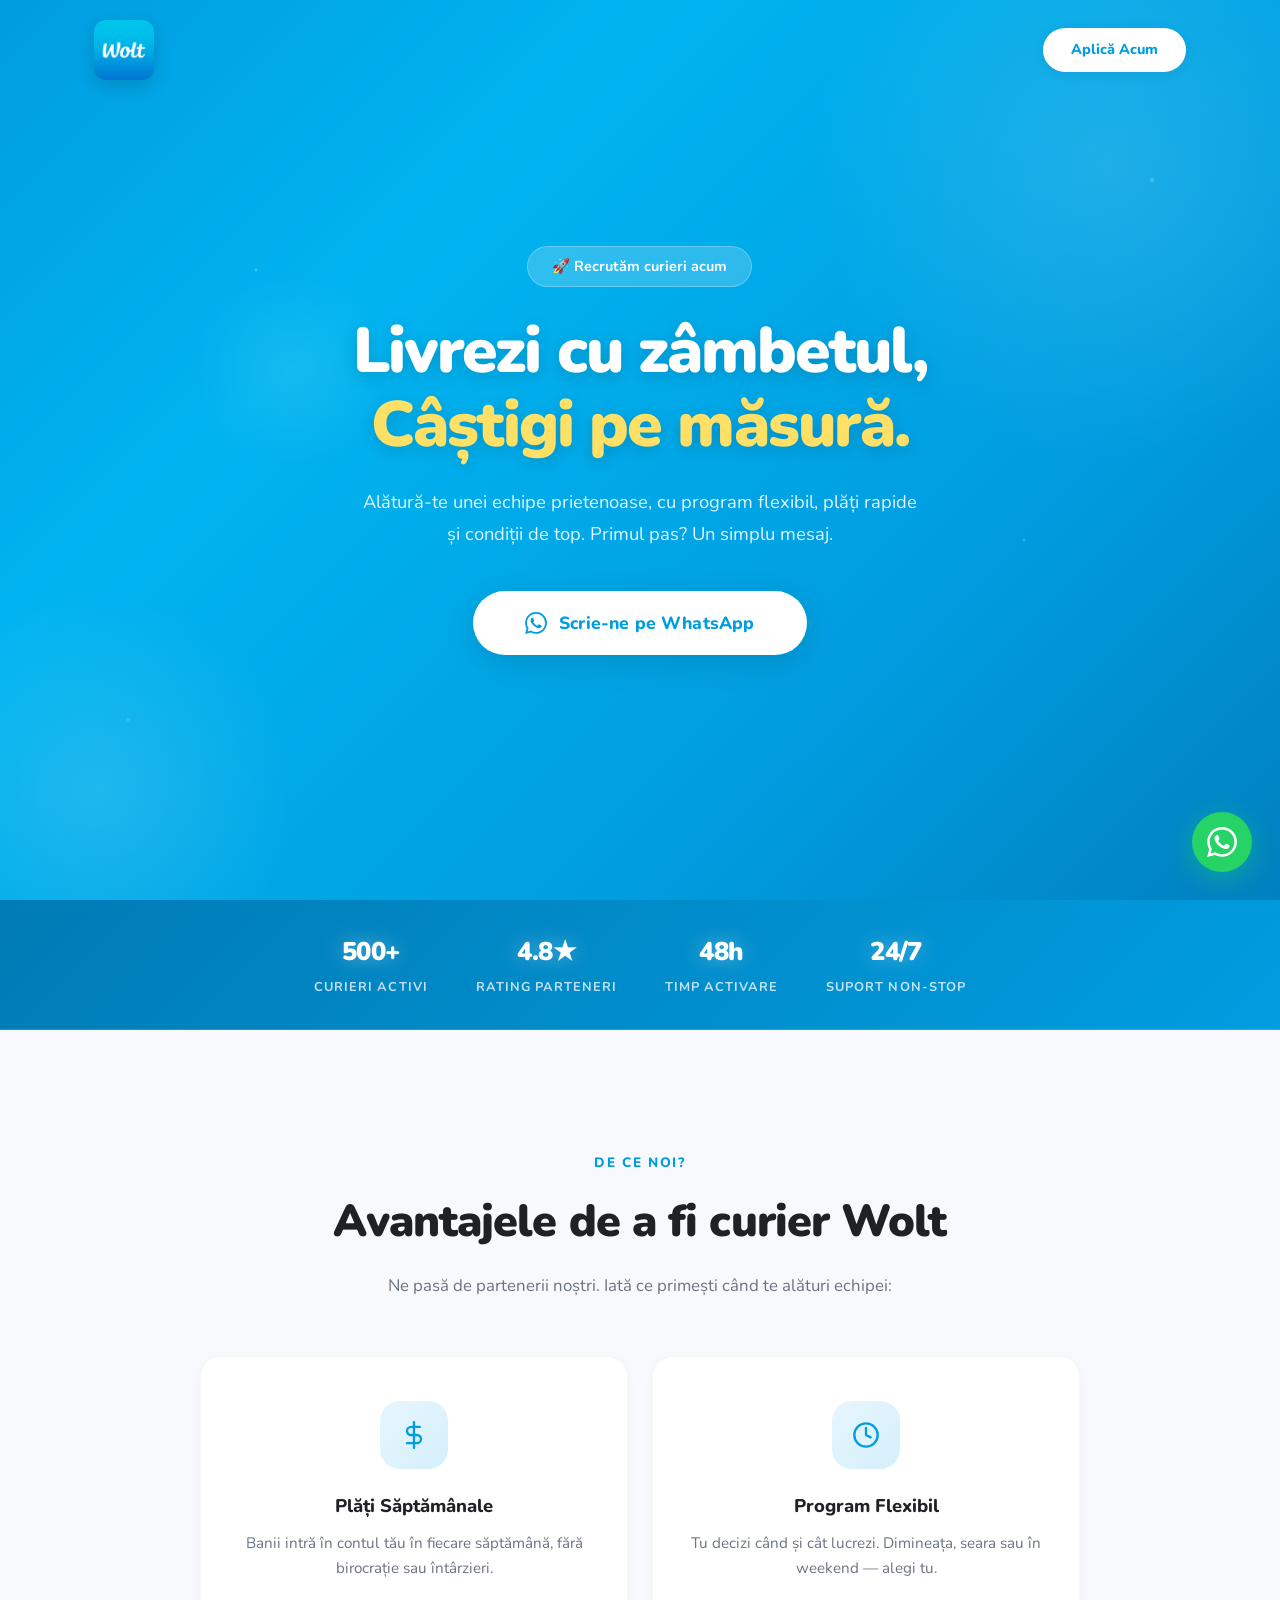
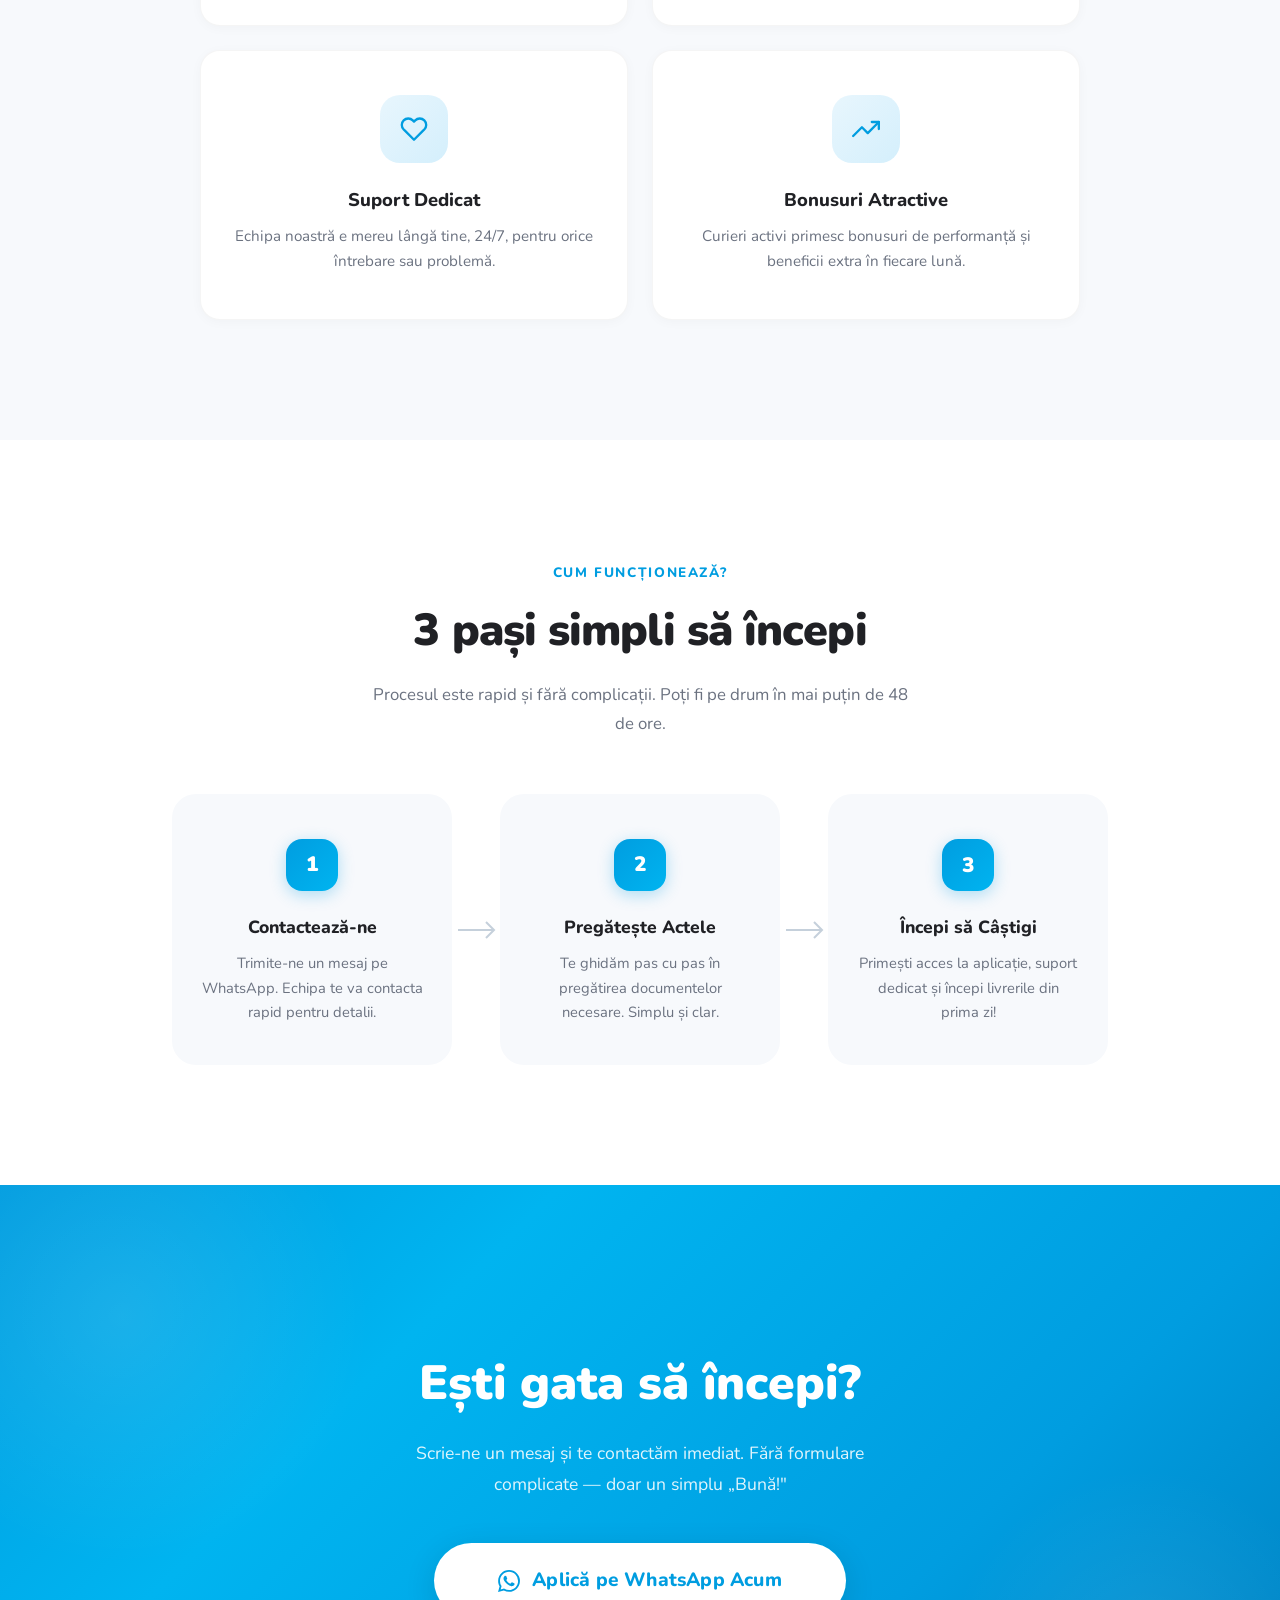
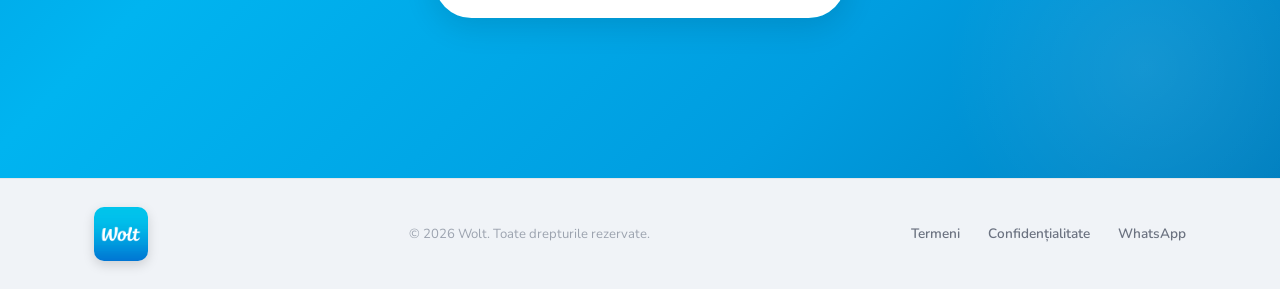
<file: wolt-style/index.html>
<!DOCTYPE html>
<html lang="ro">
<head>
    <meta charset="UTF-8">
    <meta name="viewport" content="width=device-width, initial-scale=1.0">
    <meta name="theme-color" content="#009DE0">
    <meta property="og:title" content="🚀 Angajări Curieri Wolt - Câștigă Bani Rapid">
    <meta property="og:description" content="Alătură-te celei mai friendly echipe din oraș! Program flexibil, plăți rapide, bonusuri săptămânale. Trimite-ne un mesaj pe WhatsApp și începi în 48h!">
    <meta property="og:image" content="https://wolt-recrutare-curieri.netlify.app/wolt-logo.png">
    <meta property="og:url" content="https://wolt-recrutare-curieri.netlify.app/">
    <meta property="og:type" content="website">
    <link rel="icon" type="image/png" href="wolt-logo.png">
    <title>Wolt — Devino Curier Partener</title>
    <meta name="description" content="Alătură-te echipei Wolt. Câștiguri atractive, program flexibil, suport complet. Începe să livrezi azi!">
    <link rel="preconnect" href="https://fonts.googleapis.com">
    <link rel="preconnect" href="https://fonts.gstatic.com" crossorigin>
    <link href="https://fonts.googleapis.com/css2?family=Nunito:wght@400;600;700;800;900&display=swap" rel="stylesheet">
    <link rel="stylesheet" href="style.css">
</head>
<body>

    <!-- NAVBAR -->
    <nav class="navbar" id="navbar">
        <div class="nav-inner">
            <div class="nav-logo">
                <img src="wolt-logo.png" alt="Wolt" style="height: 60px; border-radius: 12px; box-shadow: 0 6px 18px rgba(0,0,0,0.15);">
            </div>
            <a href="https://wa.me/40734192640" target="_blank" rel="noopener noreferrer" class="nav-cta">Aplică Acum</a>
        </div>
    </nav>

    <!-- HERO SECTION -->
    <section class="hero" id="hero">
        <div class="hero-shapes">
            <div class="shape shape-1"></div>
            <div class="shape shape-2"></div>
            <div class="shape shape-3"></div>
        </div>
        <div class="hero-content fade-up">
            <div class="hero-badge">🚀 Recrutăm curieri acum</div>
            <h1>Livrezi cu zâmbetul,<br><span class="highlight">Câștigi pe măsură.</span></h1>
            <p class="hero-subtitle">Alătură-te unei echipe prietenoase, cu program flexibil, plăți rapide și condiții de top. Primul pas? Un simplu mesaj.</p>
            <a href="https://wa.me/40734192640" target="_blank" rel="noopener noreferrer" class="btn-primary">
                <svg class="wa-icon" viewBox="0 0 24 24" fill="currentColor"><path d="M17.472 14.382c-.297-.149-1.758-.867-2.03-.967-.273-.099-.471-.148-.67.15-.197.297-.767.966-.94 1.164-.173.199-.347.223-.644.075-.297-.15-1.255-.463-2.39-1.475-.883-.788-1.48-1.761-1.653-2.059-.173-.297-.018-.458.13-.606.134-.133.298-.347.446-.52.149-.174.198-.298.298-.497.099-.198.05-.371-.025-.52-.075-.149-.669-1.612-.916-2.207-.242-.579-.487-.5-.669-.51-.173-.008-.371-.01-.57-.01-.198 0-.52.074-.792.372-.272.297-1.04 1.016-1.04 2.479 0 1.462 1.065 2.875 1.213 3.074.149.198 2.096 3.2 5.077 4.487.709.306 1.262.489 1.694.625.712.227 1.36.195 1.871.118.571-.085 1.758-.719 2.006-1.413.248-.694.248-1.289.173-1.413-.074-.124-.272-.198-.57-.347m-5.421 7.403h-.004a9.87 9.87 0 01-5.031-1.378l-.361-.214-3.741.982.998-3.648-.235-.374a9.86 9.86 0 01-1.51-5.26c.001-5.45 4.436-9.884 9.888-9.884 2.64 0 5.122 1.03 6.988 2.898a9.825 9.825 0 012.893 6.994c-.003 5.45-4.437 9.884-9.885 9.884m8.413-18.297A11.815 11.815 0 0012.05 0C5.495 0 .16 5.335.157 11.892c0 2.096.547 4.142 1.588 5.945L.057 24l6.305-1.654a11.882 11.882 0 005.683 1.448h.005c6.554 0 11.89-5.335 11.893-11.893a11.821 11.821 0 00-3.48-8.413z"/></svg>
                Scrie-ne pe WhatsApp
            </a>
        </div>
    </section>

    <!-- TRUST STATS BAR -->
    <section class="trust-bar">
        <div class="container">
            <div class="trust-grid">
                <div class="trust-item"><span class="trust-num">500+</span><span class="trust-label">Curieri Activi</span></div>
                <div class="trust-item"><span class="trust-num">4.8★</span><span class="trust-label">Rating Parteneri</span></div>
                <div class="trust-item"><span class="trust-num">48h</span><span class="trust-label">Timp Activare</span></div>
                <div class="trust-item"><span class="trust-num">24/7</span><span class="trust-label">Suport Non-Stop</span></div>
            </div>
        </div>
    </section>

    <!-- BENEFITS SECTION -->
    <section class="benefits" id="benefits">
        <div class="container">
            <span class="section-label fade-up">De ce noi?</span>
            <h2 class="fade-up">Avantajele de a fi curier Wolt</h2>
            <p class="section-desc fade-up">Ne pasă de partenerii noștri. Iată ce primești când te alături echipei:</p>

            <div class="benefits-grid">
                <div class="benefit-card fade-up">
                    <div class="benefit-icon-wrap">
                        <svg viewBox="0 0 24 24" fill="none" stroke="currentColor" stroke-width="2" stroke-linecap="round" stroke-linejoin="round"><line x1="12" y1="1" x2="12" y2="23"/><path d="M17 5H9.5a3.5 3.5 0 0 0 0 7h5a3.5 3.5 0 0 1 0 7H6"/></svg>
                    </div>
                    <h3>Plăți Săptămânale</h3>
                    <p>Banii intră în contul tău în fiecare săptămână, fără birocrație sau întârzieri.</p>
                </div>
                <div class="benefit-card fade-up">
                    <div class="benefit-icon-wrap">
                        <svg viewBox="0 0 24 24" fill="none" stroke="currentColor" stroke-width="2" stroke-linecap="round" stroke-linejoin="round"><circle cx="12" cy="12" r="10"/><polyline points="12 6 12 12 16 14"/></svg>
                    </div>
                    <h3>Program Flexibil</h3>
                    <p>Tu decizi când și cât lucrezi. Dimineața, seara sau în weekend — alegi tu.</p>
                </div>
                <div class="benefit-card fade-up">
                    <div class="benefit-icon-wrap">
                        <svg viewBox="0 0 24 24" fill="none" stroke="currentColor" stroke-width="2" stroke-linecap="round" stroke-linejoin="round"><path d="M20.84 4.61a5.5 5.5 0 0 0-7.78 0L12 5.67l-1.06-1.06a5.5 5.5 0 0 0-7.78 7.78l1.06 1.06L12 21.23l7.78-7.78 1.06-1.06a5.5 5.5 0 0 0 0-7.78z"/></svg>
                    </div>
                    <h3>Suport Dedicat</h3>
                    <p>Echipa noastră e mereu lângă tine, 24/7, pentru orice întrebare sau problemă.</p>
                </div>
                <div class="benefit-card fade-up">
                    <div class="benefit-icon-wrap">
                        <svg viewBox="0 0 24 24" fill="none" stroke="currentColor" stroke-width="2" stroke-linecap="round" stroke-linejoin="round"><polyline points="23 6 13.5 15.5 8.5 10.5 1 18"/><polyline points="17 6 23 6 23 12"/></svg>
                    </div>
                    <h3>Bonusuri Atractive</h3>
                    <p>Curieri activi primesc bonusuri de performanță și beneficii extra în fiecare lună.</p>
                </div>
            </div>
        </div>
    </section>

    <!-- 3 STEPS SECTION -->
    <section class="steps-section" id="steps">
        <div class="container">
            <span class="section-label fade-up">Cum funcționează?</span>
            <h2 class="fade-up">3 pași simpli să începi</h2>
            <p class="section-desc fade-up">Procesul este rapid și fără complicații. Poți fi pe drum în mai puțin de 48 de ore.</p>

            <div class="steps-row">
                <div class="step-card fade-up">
                    <div class="step-number">1</div>
                    <h3>Contactează-ne</h3>
                    <p>Trimite-ne un mesaj pe WhatsApp. Echipa te va contacta rapid pentru detalii.</p>
                </div>
                <div class="step-connector fade-up">
                    <svg viewBox="0 0 40 24" fill="none" stroke="currentColor" stroke-width="2"><path d="M2 12h36m-8-8l8 8-8 8"/></svg>
                </div>
                <div class="step-card fade-up">
                    <div class="step-number">2</div>
                    <h3>Pregătește Actele</h3>
                    <p>Te ghidăm pas cu pas în pregătirea documentelor necesare. Simplu și clar.</p>
                </div>
                <div class="step-connector fade-up">
                    <svg viewBox="0 0 40 24" fill="none" stroke="currentColor" stroke-width="2"><path d="M2 12h36m-8-8l8 8-8 8"/></svg>
                </div>
                <div class="step-card fade-up">
                    <div class="step-number">3</div>
                    <h3>Începi să Câștigi</h3>
                    <p>Primești acces la aplicație, suport dedicat și începi livrerile din prima zi!</p>
                </div>
            </div>
        </div>
    </section>

    <!-- FINAL CTA SECTION -->
    <section class="cta-final" id="cta">
        <div class="cta-shapes">
            <div class="cta-shape cta-shape-1"></div>
            <div class="cta-shape cta-shape-2"></div>
        </div>
        <div class="cta-inner fade-up">
            <h2>Ești gata să începi?</h2>
            <p>Scrie-ne un mesaj și te contactăm imediat. Fără formulare complicate — doar un simplu „Bună!"</p>
            <a href="https://wa.me/40734192640" target="_blank" rel="noopener noreferrer" class="btn-primary btn-big">
                <svg class="wa-icon" viewBox="0 0 24 24" fill="currentColor"><path d="M17.472 14.382c-.297-.149-1.758-.867-2.03-.967-.273-.099-.471-.148-.67.15-.197.297-.767.966-.94 1.164-.173.199-.347.223-.644.075-.297-.15-1.255-.463-2.39-1.475-.883-.788-1.48-1.761-1.653-2.059-.173-.297-.018-.458.13-.606.134-.133.298-.347.446-.52.149-.174.198-.298.298-.497.099-.198.05-.371-.025-.52-.075-.149-.669-1.612-.916-2.207-.242-.579-.487-.5-.669-.51-.173-.008-.371-.01-.57-.01-.198 0-.52.074-.792.372-.272.297-1.04 1.016-1.04 2.479 0 1.462 1.065 2.875 1.213 3.074.149.198 2.096 3.2 5.077 4.487.709.306 1.262.489 1.694.625.712.227 1.36.195 1.871.118.571-.085 1.758-.719 2.006-1.413.248-.694.248-1.289.173-1.413-.074-.124-.272-.198-.57-.347m-5.421 7.403h-.004a9.87 9.87 0 01-5.031-1.378l-.361-.214-3.741.982.998-3.648-.235-.374a9.86 9.86 0 01-1.51-5.26c.001-5.45 4.436-9.884 9.888-9.884 2.64 0 5.122 1.03 6.988 2.898a9.825 9.825 0 012.893 6.994c-.003 5.45-4.437 9.884-9.885 9.884m8.413-18.297A11.815 11.815 0 0012.05 0C5.495 0 .16 5.335.157 11.892c0 2.096.547 4.142 1.588 5.945L.057 24l6.305-1.654a11.882 11.882 0 005.683 1.448h.005c6.554 0 11.89-5.335 11.893-11.893a11.821 11.821 0 00-3.48-8.413z"/></svg>
                Aplică pe WhatsApp Acum
            </a>
        </div>
    </section>

    <!-- FOOTER -->
    <footer class="footer">
        <div class="container footer-inner">
            <div class="footer-brand">
                <img src="wolt-logo.png" alt="Wolt" style="height: 54px; border-radius: 10px; box-shadow: 0 4px 12px rgba(0,0,0,0.15);">
            </div>
            <p class="footer-copy">© 2026 Wolt. Toate drepturile rezervate.</p>
            <div class="footer-links">
                <a href="#">Termeni</a>
                <a href="#">Confidențialitate</a>
                <a href="https://wa.me/40734192640" target="_blank" rel="noopener noreferrer">WhatsApp</a>
            </div>
        </div>
    </footer>

    <!-- FLOATING WHATSAPP BUTTON -->
    <a href="https://wa.me/40734192640" target="_blank" rel="noopener noreferrer" class="wa-floating" aria-label="WhatsApp">
        <svg viewBox="0 0 24 24" fill="currentColor"><path d="M17.472 14.382c-.297-.149-1.758-.867-2.03-.967-.273-.099-.471-.148-.67.15-.197.297-.767.966-.94 1.164-.173.199-.347.223-.644.075-.297-.15-1.255-.463-2.39-1.475-.883-.788-1.48-1.761-1.653-2.059-.173-.297-.018-.458.13-.606.134-.133.298-.347.446-.52.149-.174.198-.298.298-.497.099-.198.05-.371-.025-.52-.075-.149-.669-1.612-.916-2.207-.242-.579-.487-.5-.669-.51-.173-.008-.371-.01-.57-.01-.198 0-.52.074-.792.372-.272.297-1.04 1.016-1.04 2.479 0 1.462 1.065 2.875 1.213 3.074.149.198 2.096 3.2 5.077 4.487.709.306 1.262.489 1.694.625.712.227 1.36.195 1.871.118.571-.085 1.758-.719 2.006-1.413.248-.694.248-1.289.173-1.413-.074-.124-.272-.198-.57-.347m-5.421 7.403h-.004a9.87 9.87 0 01-5.031-1.378l-.361-.214-3.741.982.998-3.648-.235-.374a9.86 9.86 0 01-1.51-5.26c.001-5.45 4.436-9.884 9.888-9.884 2.64 0 5.122 1.03 6.988 2.898a9.825 9.825 0 012.893 6.994c-.003 5.45-4.437 9.884-9.885 9.884m8.413-18.297A11.815 11.815 0 0012.05 0C5.495 0 .16 5.335.157 11.892c0 2.096.547 4.142 1.588 5.945L.057 24l6.305-1.654a11.882 11.882 0 005.683 1.448h.005c6.554 0 11.89-5.335 11.893-11.893a11.821 11.821 0 00-3.48-8.413z"/></svg>
    </a>

    <script>
        // Scroll animation observer
        const observer = new IntersectionObserver((entries) => {
            entries.forEach(entry => {
                if (entry.isIntersecting) {
                    entry.target.classList.add('visible');
                }
            });
        }, { threshold: 0.15, rootMargin: '0px 0px -40px 0px' });

        document.querySelectorAll('.fade-up').forEach(el => observer.observe(el));

        // Navbar scroll effect
        const navbar = document.getElementById('navbar');
        window.addEventListener('scroll', () => {
            if (window.scrollY > 60) {
                navbar.classList.add('scrolled');
            } else {
                navbar.classList.remove('scrolled');
            }
        });
    </script>

</body>
</html>
</file>
<file: style.css>
/* ===== RESET & BASE ===== */
*,
*::before,
*::after {
    margin: 0;
    padding: 0;
    box-sizing: border-box;
}

html {
    scroll-behavior: smooth;
}

body {
    font-family: 'Inter', -apple-system, BlinkMacSystemFont, sans-serif;
    background: #0a0e14;
    color: #e0e0e0;
    line-height: 1.6;
    overflow-x: hidden;
}

a {
    text-decoration: none;
    color: inherit;
}

img {
    max-width: 100%;
    display: block;
}

.container {
    max-width: 1200px;
    margin: 0 auto;
    padding: 0 24px;
}

/* ===== HERO SECTION ===== */
.hero {
    position: relative;
    min-height: 100vh;
    display: flex;
    align-items: center;
    justify-content: center;
    text-align: center;
    overflow: hidden;
}

.hero-bg-overlay {
    position: absolute;
    inset: 0;
    background: 
        radial-gradient(ellipse at 50% 60%, rgba(34, 120, 34, 0.45) 0%, transparent 65%),
        radial-gradient(ellipse at 30% 40%, rgba(45, 140, 20, 0.3) 0%, transparent 50%),
        radial-gradient(ellipse at 70% 50%, rgba(20, 90, 20, 0.25) 0%, transparent 55%),
        linear-gradient(180deg, #0a1a0a 0%, #0d1f0d 30%, #0a1a0a 100%);
    z-index: 0;
}

.hero-content {
    position: relative;
    z-index: 1;
    max-width: 800px;
    padding: 40px 24px;
}

.hero-content h1 {
    font-size: clamp(2.5rem, 6vw, 4.2rem);
    font-weight: 900;
    line-height: 1.15;
    margin-bottom: 24px;
    color: #ffffff;
    letter-spacing: -0.02em;
}

.hero-content h1 .highlight {
    color: #7cfc00;
    display: block;
}

.hero-subtitle {
    font-size: clamp(1rem, 2vw, 1.15rem);
    color: #b0b8c0;
    max-width: 600px;
    margin: 0 auto 48px;
    line-height: 1.7;
}

/* ===== WHATSAPP BUTTONS ===== */
.whatsapp-btn {
    display: inline-flex;
    align-items: center;
    justify-content: center;
    gap: 12px;
    padding: 20px 64px;
    background: #25D366;
    color: #fff;
    font-size: 1.25rem;
    font-weight: 700;
    border-radius: 60px;
    transition: all 0.3s cubic-bezier(0.4, 0, 0.2, 1);
    box-shadow: 0 8px 32px rgba(37, 211, 102, 0.35);
    cursor: pointer;
    border: none;
    letter-spacing: 0.01em;
}

.whatsapp-btn:hover {
    background: #20bd5a;
    transform: translateY(-3px) scale(1.03);
    box-shadow: 0 12px 48px rgba(37, 211, 102, 0.5);
}

.whatsapp-btn:active {
    transform: translateY(-1px) scale(1.01);
}

.whatsapp-icon {
    width: 24px;
    height: 24px;
}

/* ===== BENEFITS SECTION ===== */
.benefits {
    padding: 120px 0;
    background: #0a0e14;
    text-align: center;
}

.section-tag {
    display: inline-block;
    font-size: 0.9rem;
    font-weight: 700;
    color: #7cfc00;
    text-transform: uppercase;
    letter-spacing: 0.1em;
    margin-bottom: 16px;
}

.benefits h2,
.process h2 {
    font-size: clamp(2rem, 4vw, 3rem);
    font-weight: 800;
    color: #ffffff;
    margin-bottom: 16px;
    letter-spacing: -0.02em;
}

.section-subtitle {
    font-size: 1.05rem;
    color: #8a919a;
    max-width: 600px;
    margin: 0 auto 64px;
    line-height: 1.7;
}

.benefits-grid {
    display: grid;
    grid-template-columns: repeat(2, 1fr);
    gap: 32px;
    max-width: 900px;
    margin: 0 auto;
}

.benefit-card {
    background: rgba(255, 255, 255, 0.03);
    border: 1px solid rgba(255, 255, 255, 0.06);
    border-radius: 20px;
    padding: 48px 32px;
    transition: all 0.35s ease;
}

.benefit-card:hover {
    background: rgba(255, 255, 255, 0.06);
    border-color: rgba(124, 252, 0, 0.15);
    transform: translateY(-4px);
}

.benefit-icon {
    width: 64px;
    height: 64px;
    border-radius: 50%;
    border: 2px solid rgba(124, 252, 0, 0.3);
    display: flex;
    align-items: center;
    justify-content: center;
    margin: 0 auto 24px;
    color: #7cfc00;
    transition: all 0.3s ease;
}

.benefit-card:hover .benefit-icon {
    border-color: #7cfc00;
    box-shadow: 0 0 20px rgba(124, 252, 0, 0.15);
}

.benefit-icon svg {
    width: 28px;
    height: 28px;
}

.benefit-card h3 {
    font-size: 1.2rem;
    font-weight: 700;
    color: #ffffff;
    margin-bottom: 12px;
}

.benefit-card p {
    font-size: 0.95rem;
    color: #8a919a;
    line-height: 1.6;
}

/* ===== PROCESS SECTION ===== */
.process {
    padding: 120px 0;
    background: linear-gradient(180deg, #0a0e14 0%, #0d1118 100%);
}

.process .section-tag {
    display: block;
    margin-bottom: 12px;
}

.process h2 {
    margin-bottom: 16px;
}

.process .section-subtitle {
    margin-bottom: 64px;
    text-align: left;
    max-width: 700px;
}

.steps {
    display: flex;
    flex-direction: column;
    gap: 40px;
    max-width: 750px;
}

.step {
    background: rgba(255, 255, 255, 0.03);
    border: 1px solid rgba(255, 255, 255, 0.06);
    border-radius: 16px;
    padding: 36px 32px;
    transition: all 0.35s ease;
}

.step:hover {
    background: rgba(255, 255, 255, 0.05);
    border-color: rgba(124, 252, 0, 0.15);
}

.step-header {
    display: flex;
    align-items: center;
    gap: 16px;
    margin-bottom: 16px;
}

.step-icon {
    width: 48px;
    height: 48px;
    min-width: 48px;
    border-radius: 12px;
    background: rgba(124, 252, 0, 0.1);
    border: 1px solid rgba(124, 252, 0, 0.25);
    display: flex;
    align-items: center;
    justify-content: center;
    color: #7cfc00;
}

.step-icon svg {
    width: 22px;
    height: 22px;
}

.step h3 {
    font-size: 1.1rem;
    font-weight: 700;
    color: #ffffff;
}

.step p {
    font-size: 0.95rem;
    color: #8a919a;
    line-height: 1.7;
    padding-left: 64px;
}

/* ===== CTA FINAL SECTION ===== */
.cta-final {
    position: relative;
    padding: 160px 24px;
    text-align: center;
    overflow: hidden;
}

.cta-bg-overlay {
    position: absolute;
    inset: 0;
    background: 
        radial-gradient(ellipse at 50% 50%, rgba(34, 120, 34, 0.5) 0%, transparent 60%),
        radial-gradient(ellipse at 30% 60%, rgba(45, 140, 20, 0.3) 0%, transparent 50%),
        radial-gradient(ellipse at 70% 40%, rgba(20, 90, 20, 0.25) 0%, transparent 55%),
        linear-gradient(180deg, #0d1f0d 0%, #0a1a0a 100%);
    z-index: 0;
}

.cta-content {
    position: relative;
    z-index: 1;
}

.cta-final h2 {
    font-size: clamp(2rem, 4vw, 3rem);
    font-weight: 800;
    color: #ffffff;
    margin-bottom: 16px;
}

.cta-final p {
    font-size: 1.05rem;
    color: #b0b8c0;
    max-width: 550px;
    margin: 0 auto 48px;
    line-height: 1.7;
}

.whatsapp-btn-cta {
    padding: 22px 72px;
    font-size: 1.3rem;
}

/* ===== FOOTER ===== */
.footer {
    background: #060a0f;
    border-top: 1px solid rgba(255, 255, 255, 0.06);
    padding: 32px 0;
}

.footer-inner {
    display: flex;
    align-items: center;
    justify-content: space-between;
    flex-wrap: wrap;
    gap: 24px;
}

.footer-brand {
    display: flex;
    align-items: center;
}

.footer-logo {
    display: flex;
    align-items: center;
    gap: 10px;
}

.logo-icon {
    font-size: 2rem;
}

.logo-text {
    font-size: 0.85rem;
    color: #e0e0e0;
    line-height: 1.3;
}

.logo-text strong {
    font-size: 1rem;
    color: #ffffff;
}

.footer-copy p {
    font-size: 0.85rem;
    color: #6b7280;
}

.footer-links {
    display: flex;
    gap: 32px;
}

.footer-links a {
    font-size: 0.85rem;
    color: #8a919a;
    transition: color 0.2s;
}

.footer-links a:hover {
    color: #7cfc00;
}

.footer-social {
    display: flex;
    gap: 24px;
}

.footer-social a {
    font-size: 0.85rem;
    color: #8a919a;
    transition: color 0.2s;
    font-weight: 500;
}

.footer-social a:hover {
    color: #7cfc00;
}

/* ===== FLOATING WHATSAPP ===== */
.whatsapp-floating {
    position: fixed;
    bottom: 32px;
    right: 32px;
    width: 64px;
    height: 64px;
    background: #25D366;
    border-radius: 50%;
    display: flex;
    align-items: center;
    justify-content: center;
    color: #fff;
    box-shadow: 0 6px 24px rgba(37, 211, 102, 0.5);
    transition: all 0.3s ease;
    z-index: 1000;
    animation: pulse-glow 2s ease-in-out infinite;
}

.whatsapp-floating:hover {
    transform: scale(1.12);
    box-shadow: 0 8px 36px rgba(37, 211, 102, 0.65);
}

.whatsapp-floating svg {
    width: 32px;
    height: 32px;
}

@keyframes pulse-glow {
    0%, 100% {
        box-shadow: 0 6px 24px rgba(37, 211, 102, 0.4);
    }
    50% {
        box-shadow: 0 6px 36px rgba(37, 211, 102, 0.65);
    }
}

/* ===== ANIMATIONS ===== */
.fade-up {
    opacity: 0;
    transform: translateY(30px);
    transition: opacity 0.7s ease, transform 0.7s ease;
}

.fade-up.visible {
    opacity: 1;
    transform: translateY(0);
}

/* ===== RESPONSIVE ===== */
@media (max-width: 768px) {
    .benefits-grid {
        grid-template-columns: 1fr;
        gap: 20px;
    }

    .benefit-card {
        padding: 36px 24px;
    }

    .hero-content h1 {
        font-size: 2.2rem;
    }

    .whatsapp-btn {
        padding: 18px 48px;
        font-size: 1.1rem;
    }

    .whatsapp-btn-cta {
        padding: 18px 48px;
        font-size: 1.1rem;
    }

    .step p {
        padding-left: 0;
    }

    .footer-inner {
        flex-direction: column;
        text-align: center;
        gap: 16px;
    }

    .footer-links,
    .footer-social {
        justify-content: center;
    }

    .cta-final {
        padding: 100px 24px;
    }

    .whatsapp-floating {
        bottom: 20px;
        right: 20px;
        width: 56px;
        height: 56px;
    }

    .whatsapp-floating svg {
        width: 28px;
        height: 28px;
    }
}

@media (max-width: 480px) {
    .hero-content h1 {
        font-size: 1.8rem;
    }

    .benefits h2,
    .process h2,
    .cta-final h2 {
        font-size: 1.6rem;
    }

    .whatsapp-btn {
        padding: 16px 40px;
        font-size: 1rem;
    }
}

/* ===== PLATFORM BUTTONS (Wolt & Bolt) ===== */
.platform-buttons {
    display: flex;
    gap: 16px;
    margin-top: 20px;
    flex-wrap: wrap;
    justify-content: center;
}

.platform-btn {
    display: inline-flex;
    align-items: center;
    gap: 8px;
    padding: 16px 32px;
    border-radius: 14px;
    font-weight: 800;
    font-size: 1.05rem;
    letter-spacing: -0.01em;
    transition: all 0.35s cubic-bezier(0.23, 1, 0.32, 1);
    text-decoration: none;
    border: 2px solid transparent;
}

.wolt-btn {
    background: linear-gradient(135deg, #009DE0, #007bb5);
    color: #ffffff;
    box-shadow: 0 8px 24px rgba(0, 157, 224, 0.3);
}

.wolt-btn:hover {
    transform: translateY(-4px) scale(1.03);
    box-shadow: 0 16px 40px rgba(0, 157, 224, 0.45);
}

.bolt-btn {
    background: linear-gradient(135deg, #32C850, #1a9e3a);
    color: #ffffff;
    box-shadow: 0 8px 24px rgba(50, 200, 80, 0.3);
}

.bolt-btn:hover {
    transform: translateY(-4px) scale(1.03);
    box-shadow: 0 16px 40px rgba(50, 200, 80, 0.45);
}

@media (max-width: 600px) {
    .platform-buttons {
        flex-direction: column;
        align-items: stretch;
    }

    .platform-btn {
        justify-content: center;
        padding: 14px 24px;
        font-size: 0.95rem;
    }
}
</file>
<file: wolt-cristian/style.css>
/* ===== RESET & BASE ===== */
*, *::before, *::after {
    margin: 0;
    padding: 0;
    box-sizing: border-box;
}

html {
    scroll-behavior: smooth;
    overflow-x: hidden;
    width: 100%;
}

body {
    font-family: 'Nunito', -apple-system, BlinkMacSystemFont, sans-serif;
    background: #ffffff;
    color: #202125;
    line-height: 1.6;
    overflow-x: hidden;
    width: 100%;
}

a {
    text-decoration: none;
    color: inherit;
}

.container {
    max-width: 1140px;
    margin: 0 auto;
    padding: 0 24px;
}

/* ===== NAVBAR ===== */
.navbar {
    position: fixed;
    top: 0;
    left: 0;
    width: 100%;
    z-index: 100;
    padding: 20px 0;
    transition: all 0.35s ease;
}

.navbar.scrolled {
    background: rgba(255, 255, 255, 0.88);
    backdrop-filter: blur(24px);
    -webkit-backdrop-filter: blur(24px);
    box-shadow: 0 4px 30px rgba(0, 0, 0, 0.08);
    border-bottom: 1px solid rgba(255, 255, 255, 0.5);
    padding: 14px 0;
}

.nav-inner {
    max-width: 1140px;
    margin: 0 auto;
    padding: 0 24px;
    display: flex;
    align-items: center;
    justify-content: space-between;
}

.nav-logo {
    display: flex;
    align-items: center;
    gap: 10px;
}

.logo-dragon {
    font-size: 1.8rem;
}

.logo-name {
    font-size: 0.95rem;
    color: #ffffff;
    transition: color 0.35s;
}

.navbar.scrolled .logo-name {
    color: #202125;
}

.logo-name strong {
    font-weight: 800;
    font-size: 1.1rem;
}

.nav-cta {
    display: inline-flex;
    align-items: center;
    padding: 10px 28px;
    background: #ffffff;
    color: #009DE0;
    font-weight: 800;
    font-size: 0.9rem;
    border-radius: 50px;
    transition: all 0.3s ease;
    box-shadow: 0 2px 12px rgba(0, 0, 0, 0.08);
}

.nav-cta:hover {
    background: #009DE0;
    color: #ffffff;
    transform: translateY(-3px) scale(1.02);
    box-shadow: 0 8px 28px rgba(0, 157, 224, 0.35), 0 2px 10px rgba(0, 0, 0, 0.1);
}

.navbar.scrolled .nav-cta {
    background: #009DE0;
    color: #ffffff;
}

.navbar.scrolled .nav-cta:hover {
    background: #007bb5;
}

/* ===== HERO ===== */
.hero {
    position: relative;
    min-height: 100vh;
    display: flex;
    align-items: center;
    justify-content: center;
    text-align: center;
    overflow: hidden;
    background: linear-gradient(135deg, #009DE0 0%, #00b4f0 30%, #009DE0 70%, #0080c0 100%);
}

.hero-shapes {
    position: absolute;
    inset: 0;
    pointer-events: none;
}

.shape {
    position: absolute;
    border-radius: 50%;
    opacity: 0.12;
}

.shape-1 {
    width: 600px;
    height: 600px;
    background: radial-gradient(circle, #ffffff 0%, transparent 70%);
    top: -15%;
    right: -10%;
    animation: float-slow 20s ease-in-out infinite;
}

.shape-2 {
    width: 400px;
    height: 400px;
    background: radial-gradient(circle, #ffffff 0%, transparent 70%);
    bottom: -10%;
    left: -8%;
    animation: float-slow 25s ease-in-out infinite reverse;
}

.shape-3 {
    width: 200px;
    height: 200px;
    background: radial-gradient(circle, #ffffff 0%, transparent 70%);
    top: 30%;
    left: 15%;
    opacity: 0.08;
    animation: float-slow 15s ease-in-out infinite;
}

@keyframes float-slow {
    0%, 100% { transform: translate(0, 0); }
    33% { transform: translate(20px, -30px); }
    66% { transform: translate(-15px, 20px); }
}

.hero-content {
    position: relative;
    z-index: 1;
    max-width: 750px;
    padding: 40px 24px;
}

.hero-badge {
    display: inline-block;
    padding: 8px 24px;
    background: rgba(255, 255, 255, 0.18);
    backdrop-filter: blur(8px);
    border-radius: 50px;
    font-size: 0.9rem;
    font-weight: 700;
    color: #ffffff;
    margin-bottom: 28px;
    border: 1px solid rgba(255, 255, 255, 0.25);
}

.hero-content h1 {
    font-size: clamp(2.5rem, 6vw, 4rem);
    font-weight: 900;
    line-height: 1.15;
    margin-bottom: 24px;
    color: #ffffff;
    letter-spacing: -0.03em;
    text-shadow: 0 4px 16px rgba(0, 0, 0, 0.15);
}

.hero-content h1 .highlight {
    color: #ffe066;
    display: block;
}

.hero-subtitle {
    font-size: clamp(1rem, 2vw, 1.15rem);
    color: rgba(255, 255, 255, 0.88);
    max-width: 560px;
    margin: 0 auto 40px;
    line-height: 1.75;
}

/* ===== BUTTONS ===== */
.btn-primary {
    display: inline-flex;
    align-items: center;
    justify-content: center;
    gap: 12px;
    padding: 18px 52px;
    background: #ffffff;
    color: #009DE0;
    font-size: 1.1rem;
    font-weight: 800;
    border-radius: 60px;
    transition: all 0.3s cubic-bezier(0.4, 0, 0.2, 1);
    box-shadow: 0 8px 32px rgba(0, 0, 0, 0.12);
    cursor: pointer;
    border: none;
    letter-spacing: 0.01em;
    font-family: 'Nunito', sans-serif;
}

.btn-primary:hover {
    transform: translateY(-4px) scale(1.03);
    box-shadow: 0 20px 50px rgba(0, 157, 224, 0.25), 0 4px 15px rgba(0, 0, 0, 0.1);
    background: #f0f8ff;
}

.btn-primary:active {
    transform: translateY(-1px) scale(1.01);
}

.btn-big {
    padding: 22px 64px;
    font-size: 1.2rem;
}

.wa-icon {
    width: 22px;
    height: 22px;
}

/* ===== TRUST BAR ===== */
.trust-bar {
    background: linear-gradient(135deg, #007bb5 0%, #009DE0 100%);
    padding: 32px 0;
    border-bottom: 1px solid rgba(255,255,255,0.15);
}

.trust-grid {
    display: flex;
    align-items: center;
    justify-content: center;
    gap: 48px;
    flex-wrap: wrap;
}

.trust-item {
    display: flex;
    flex-direction: column;
    align-items: center;
    gap: 4px;
}

.trust-num {
    font-size: 1.6rem;
    font-weight: 900;
    color: #ffffff;
    letter-spacing: -0.02em;
}

.trust-label {
    font-size: 0.8rem;
    font-weight: 700;
    color: rgba(255,255,255,0.75);
    text-transform: uppercase;
    letter-spacing: 0.08em;
}

/* ===== SECTION COMMON ===== */
.section-label {
    display: inline-block;
    font-size: 0.85rem;
    font-weight: 800;
    color: #009DE0;
    text-transform: uppercase;
    letter-spacing: 0.12em;
    margin-bottom: 12px;
}

/* ===== BENEFITS ===== */
.benefits {
    padding: 120px 0;
    background: #f7f9fc;
    text-align: center;
}

.benefits h2 {
    font-size: clamp(2rem, 4vw, 2.8rem);
    font-weight: 900;
    color: #202125;
    margin-bottom: 14px;
    letter-spacing: -0.02em;
}

.section-desc {
    font-size: 1.05rem;
    color: #6b7280;
    max-width: 550px;
    margin: 0 auto 56px;
    line-height: 1.7;
}

.benefits-grid {
    display: grid;
    grid-template-columns: repeat(2, 1fr);
    gap: 24px;
    max-width: 880px;
    margin: 0 auto;
}

.benefit-card {
    background: #ffffff;
    border-radius: 20px;
    padding: 44px 32px;
    text-align: center;
    transition: all 0.35s ease;
    border: 1px solid rgba(0, 0, 0, 0.04);
    box-shadow: 0 2px 12px rgba(0, 0, 0, 0.03);
}

.benefit-card:hover {
    transform: translateY(-8px);
    box-shadow: 0 24px 60px rgba(0, 157, 224, 0.12), 0 4px 12px rgba(0, 0, 0, 0.04);
    border-color: rgba(0, 157, 224, 0.2);
}

.benefit-icon-wrap {
    width: 68px;
    height: 68px;
    border-radius: 20px;
    background: linear-gradient(135deg, #e8f6fd 0%, #d4effc 100%);
    display: flex;
    align-items: center;
    justify-content: center;
    margin: 0 auto 22px;
    color: #009DE0;
    transition: all 0.3s ease;
}

.benefit-card:hover .benefit-icon-wrap {
    background: linear-gradient(135deg, #009DE0 0%, #00b4f0 100%);
    color: #ffffff;
    transform: scale(1.08);
}

.benefit-icon-wrap svg {
    width: 28px;
    height: 28px;
}

.benefit-card h3 {
    font-size: 1.15rem;
    font-weight: 800;
    color: #202125;
    margin-bottom: 10px;
}

.benefit-card p {
    font-size: 0.95rem;
    color: #6b7280;
    line-height: 1.65;
}

/* ===== STEPS ===== */
.steps-section {
    padding: 120px 0;
    background: #ffffff;
    text-align: center;
}

.steps-section h2 {
    font-size: clamp(2rem, 4vw, 2.8rem);
    font-weight: 900;
    color: #202125;
    margin-bottom: 14px;
    letter-spacing: -0.02em;
}

.steps-row {
    display: flex;
    align-items: center;
    justify-content: center;
    gap: 0;
    max-width: 960px;
    margin: 0 auto;
    flex-wrap: wrap;
}

.step-card {
    flex: 1;
    min-width: 220px;
    max-width: 280px;
    background: #f7f9fc;
    border-radius: 24px;
    padding: 44px 28px 40px;
    position: relative;
    transition: all 0.35s ease;
    border: 1px solid transparent;
}

.step-card:hover {
    transform: translateY(-8px);
    box-shadow: 0 16px 50px rgba(0, 157, 224, 0.12), 0 4px 12px rgba(0, 0, 0, 0.04);
    border-color: rgba(0, 157, 224, 0.2);
    background: #ffffff;
}

.step-number {
    width: 52px;
    height: 52px;
    border-radius: 16px;
    background: linear-gradient(135deg, #009DE0 0%, #00b4f0 100%);
    color: #ffffff;
    font-size: 1.3rem;
    font-weight: 900;
    display: flex;
    align-items: center;
    justify-content: center;
    margin: 0 auto 22px;
    box-shadow: 0 4px 16px rgba(0, 157, 224, 0.3);
}

.step-card h3 {
    font-size: 1.1rem;
    font-weight: 800;
    color: #202125;
    margin-bottom: 10px;
}

.step-card p {
    font-size: 0.92rem;
    color: #6b7280;
    line-height: 1.65;
}

.step-connector {
    width: 48px;
    display: flex;
    align-items: center;
    justify-content: center;
    color: #c5d0db;
    flex-shrink: 0;
}

.step-connector svg {
    width: 40px;
    height: 24px;
}

/* ===== CTA FINAL ===== */
.cta-final {
    position: relative;
    padding: 160px 24px;
    text-align: center;
    overflow: hidden;
    background: linear-gradient(135deg, #009DE0 0%, #00b4f0 30%, #009DE0 70%, #0080c0 100%);
}

.cta-shapes {
    position: absolute;
    inset: 0;
    pointer-events: none;
}

.cta-shape {
    position: absolute;
    border-radius: 50%;
}

.cta-shape-1 {
    width: 500px;
    height: 500px;
    background: radial-gradient(circle, rgba(255,255,255,0.1) 0%, transparent 70%);
    top: -20%;
    left: -10%;
    animation: float-slow 20s ease-in-out infinite;
}

.cta-shape-2 {
    width: 400px;
    height: 400px;
    background: radial-gradient(circle, rgba(255,255,255,0.08) 0%, transparent 70%);
    bottom: -15%;
    right: -5%;
    animation: float-slow 25s ease-in-out infinite reverse;
}

.cta-inner {
    position: relative;
    z-index: 1;
}

.cta-final h2 {
    font-size: clamp(2rem, 4vw, 3rem);
    font-weight: 900;
    color: #ffffff;
    margin-bottom: 16px;
}

.cta-final p {
    font-size: 1.1rem;
    color: rgba(255, 255, 255, 0.88);
    max-width: 520px;
    margin: 0 auto 44px;
    line-height: 1.75;
}

/* ===== FOOTER ===== */
.footer {
    background: #f0f3f7;
    border-top: 1px solid rgba(0, 0, 0, 0.05);
    padding: 28px 0;
}

.footer-inner {
    display: flex;
    align-items: center;
    justify-content: space-between;
    flex-wrap: wrap;
    gap: 20px;
}

.footer-brand {
    display: flex;
    align-items: center;
    gap: 10px;
}

.footer .logo-name {
    color: #202125;
}

.footer-copy {
    font-size: 0.82rem;
    color: #9ca3af;
}

.footer-links {
    display: flex;
    gap: 28px;
}

.footer-links a {
    font-size: 0.85rem;
    color: #6b7280;
    font-weight: 600;
    transition: color 0.2s;
}

.footer-links a:hover {
    color: #009DE0;
}

/* ===== FLOATING WHATSAPP ===== */
.wa-floating {
    position: fixed;
    bottom: 28px;
    right: 28px;
    width: 60px;
    height: 60px;
    background: #25D366;
    border-radius: 50%;
    display: flex;
    align-items: center;
    justify-content: center;
    color: #fff;
    box-shadow: 0 6px 28px rgba(37, 211, 102, 0.45);
    transition: all 0.3s ease;
    z-index: 1000;
    animation: pulse-wa 2s ease-in-out infinite;
}

.wa-floating:hover {
    transform: scale(1.12);
    box-shadow: 0 8px 36px rgba(37, 211, 102, 0.65);
}

.wa-floating svg {
    width: 30px;
    height: 30px;
}

@keyframes pulse-wa {
    0%, 100% { box-shadow: 0 6px 24px rgba(37, 211, 102, 0.4); }
    50% { box-shadow: 0 6px 36px rgba(37, 211, 102, 0.65); }
}

/* ===== ANIMATIONS ===== */
.fade-up {
    opacity: 0;
    transform: translateY(28px);
    transition: opacity 0.7s ease, transform 0.7s ease;
}

.fade-up.visible {
    opacity: 1;
    transform: translateY(0);
}

/* stagger children */
.benefit-card.fade-up:nth-child(2) { transition-delay: 0.1s; }
.benefit-card.fade-up:nth-child(3) { transition-delay: 0.2s; }
.benefit-card.fade-up:nth-child(4) { transition-delay: 0.3s; }

.step-card.fade-up:nth-child(1) { transition-delay: 0s; }
.step-connector.fade-up:nth-child(2) { transition-delay: 0.1s; }
.step-card.fade-up:nth-child(3) { transition-delay: 0.15s; }
.step-connector.fade-up:nth-child(4) { transition-delay: 0.2s; }
.step-card.fade-up:nth-child(5) { transition-delay: 0.25s; }

/* ===== RESPONSIVE ===== */
@media (max-width: 768px) {
    .benefits-grid {
        grid-template-columns: 1fr;
        gap: 16px;
    }

    .benefit-card {
        padding: 36px 24px;
    }

    .steps-row {
        flex-direction: column;
        gap: 16px;
    }

    .step-connector {
        transform: rotate(90deg);
        width: 40px;
        height: 32px;
    }

    .step-card {
        max-width: 100%;
    }

    .hero-content h1 {
        font-size: 2.2rem;
    }

    .btn-primary {
        padding: 16px 40px;
        font-size: 1rem;
    }

    .btn-big {
        padding: 18px 48px;
        font-size: 1.1rem;
    }

    .footer-inner {
        flex-direction: column;
        text-align: center;
        gap: 14px;
    }

    .footer-links {
        justify-content: center;
    }

    .cta-final {
        padding: 100px 24px;
    }

    .wa-floating {
        bottom: 20px;
        right: 20px;
        width: 54px;
        height: 54px;
    }

    .wa-floating svg {
        width: 26px;
        height: 26px;
    }
}

@media (max-width: 480px) {
    .hero-content h1 {
        font-size: 1.9rem;
    }

    .benefits h2,
    .steps-section h2,
    .cta-final h2 {
        font-size: 1.6rem;
    }

    .btn-primary {
        padding: 15px 36px;
        font-size: 0.95rem;
    }

    .nav-cta {
        padding: 8px 18px;
        font-size: 0.82rem;
    }

    .nav-logo img {
        height: 38px !important;
        border-radius: 8px !important;
    }
    
    .footer-brand img {
        height: 36px !important;
    }
}

/* ===== 3D INTERACTIVE EFFECTS ===== */

/* 3D Perspective wrapper for cards */
.benefit-card, .step-card {
    perspective: 800px;
    transform-style: preserve-3d;
    transition: transform 0.4s cubic-bezier(0.23, 1, 0.32, 1), box-shadow 0.4s ease;
}

.benefit-card:hover {
    transform: translateY(-12px) rotateX(4deg) rotateY(-4deg);
    box-shadow: 0 25px 60px rgba(0, 157, 224, 0.2), 0 0 30px rgba(0, 157, 224, 0.08);
}

.step-card:hover {
    transform: translateY(-8px) rotateX(3deg);
    box-shadow: 0 20px 50px rgba(0, 157, 224, 0.15);
}

/* Animated gradient border on CTA */
.btn-primary {
    position: relative;
    overflow: hidden;
}

.btn-primary::before {
    content: '';
    position: absolute;
    top: -2px;
    left: -2px;
    right: -2px;
    bottom: -2px;
    background: linear-gradient(45deg, #009DE0, #00d4ff, #009DE0, #0078b5);
    background-size: 300% 300%;
    animation: gradientShift 3s ease infinite;
    z-index: -1;
    border-radius: inherit;
}

@keyframes gradientShift {
    0%, 100% { background-position: 0% 50%; }
    50% { background-position: 100% 50%; }
}

/* Floating particles in hero */
.hero::after {
    content: '';
    position: absolute;
    top: 0;
    left: 0;
    width: 100%;
    height: 100%;
    pointer-events: none;
    background-image:
        radial-gradient(2px 2px at 20% 30%, rgba(255,255,255,0.4), transparent),
        radial-gradient(2px 2px at 40% 70%, rgba(255,255,255,0.3), transparent),
        radial-gradient(2px 2px at 60% 40%, rgba(255,255,255,0.5), transparent),
        radial-gradient(2px 2px at 80% 60%, rgba(255,255,255,0.3), transparent),
        radial-gradient(3px 3px at 10% 80%, rgba(255,255,255,0.2), transparent),
        radial-gradient(3px 3px at 90% 20%, rgba(255,255,255,0.3), transparent);
    animation: particleFloat 8s ease-in-out infinite;
}

@keyframes particleFloat {
    0%, 100% { transform: translateY(0) scale(1); opacity: 0.6; }
    50% { transform: translateY(-20px) scale(1.1); opacity: 1; }
}

/* Staggered fade-up animations */
.fade-up {
    opacity: 0;
    transform: translateY(40px);
    transition: opacity 0.7s cubic-bezier(0.23, 1, 0.32, 1), transform 0.7s cubic-bezier(0.23, 1, 0.32, 1);
}

.fade-up.visible {
    opacity: 1;
    transform: translateY(0);
}

.benefit-card:nth-child(1) { transition-delay: 0s; }
.benefit-card:nth-child(2) { transition-delay: 0.12s; }
.benefit-card:nth-child(3) { transition-delay: 0.24s; }
.benefit-card:nth-child(4) { transition-delay: 0.36s; }

.step-card:nth-child(1) { transition-delay: 0s; }
.step-card:nth-child(3) { transition-delay: 0.15s; }
.step-card:nth-child(5) { transition-delay: 0.3s; }

/* Glowing icon wrap */
.benefit-icon-wrap {
    transition: transform 0.4s ease, box-shadow 0.4s ease;
}

.benefit-card:hover .benefit-icon-wrap {
    transform: scale(1.15) rotateZ(-5deg);
    box-shadow: 0 8px 32px rgba(0, 157, 224, 0.4);
}

/* Pulse animation on WhatsApp floating button */
.wa-floating {
    animation: waPulse 2s ease-in-out infinite;
}

@keyframes waPulse {
    0%, 100% { transform: scale(1); box-shadow: 0 6px 24px rgba(37, 211, 102, 0.3); }
    50% { transform: scale(1.08); box-shadow: 0 10px 40px rgba(37, 211, 102, 0.5); }
}

/* Trust bar counter glow */
.trust-num {
    text-shadow: 0 0 20px rgba(255,255,255,0.4);
}

/* Smooth navbar entrance */
.navbar {
    animation: navSlideDown 0.6s ease-out;
}

@keyframes navSlideDown {
    from { transform: translateY(-100%); opacity: 0; }
    to { transform: translateY(0); opacity: 1; }
}

/* Hero content entrance */
.hero-content {
    animation: heroEntrance 1s cubic-bezier(0.23, 1, 0.32, 1) 0.3s both;
}

@keyframes heroEntrance {
    from { opacity: 0; transform: translateY(50px) scale(0.95); }
    to { opacity: 1; transform: translateY(0) scale(1); }
}
</file>
<file: wolt-style/style.css>
/* ===== RESET & BASE ===== */
*, *::before, *::after {
    margin: 0;
    padding: 0;
    box-sizing: border-box;
}

html {
    scroll-behavior: smooth;
    overflow-x: hidden;
    width: 100%;
}

body {
    font-family: 'Nunito', -apple-system, BlinkMacSystemFont, sans-serif;
    background: #ffffff;
    color: #202125;
    line-height: 1.6;
    overflow-x: hidden;
    width: 100%;
}

a {
    text-decoration: none;
    color: inherit;
}

.container {
    max-width: 1140px;
    margin: 0 auto;
    padding: 0 24px;
}

/* ===== NAVBAR ===== */
.navbar {
    position: fixed;
    top: 0;
    left: 0;
    width: 100%;
    z-index: 100;
    padding: 20px 0;
    transition: all 0.35s ease;
}

.navbar.scrolled {
    background: rgba(255, 255, 255, 0.88);
    backdrop-filter: blur(24px);
    -webkit-backdrop-filter: blur(24px);
    box-shadow: 0 4px 30px rgba(0, 0, 0, 0.08);
    border-bottom: 1px solid rgba(255, 255, 255, 0.5);
    padding: 14px 0;
}

.nav-inner {
    max-width: 1140px;
    margin: 0 auto;
    padding: 0 24px;
    display: flex;
    align-items: center;
    justify-content: space-between;
}

.nav-logo {
    display: flex;
    align-items: center;
    gap: 10px;
}

.logo-dragon {
    font-size: 1.8rem;
}

.logo-name {
    font-size: 0.95rem;
    color: #ffffff;
    transition: color 0.35s;
}

.navbar.scrolled .logo-name {
    color: #202125;
}

.logo-name strong {
    font-weight: 800;
    font-size: 1.1rem;
}

.nav-cta {
    display: inline-flex;
    align-items: center;
    padding: 10px 28px;
    background: #ffffff;
    color: #009DE0;
    font-weight: 800;
    font-size: 0.9rem;
    border-radius: 50px;
    transition: all 0.3s ease;
    box-shadow: 0 2px 12px rgba(0, 0, 0, 0.08);
}

.nav-cta:hover {
    background: #009DE0;
    color: #ffffff;
    transform: translateY(-3px) scale(1.02);
    box-shadow: 0 8px 28px rgba(0, 157, 224, 0.35), 0 2px 10px rgba(0, 0, 0, 0.1);
}

.navbar.scrolled .nav-cta {
    background: #009DE0;
    color: #ffffff;
}

.navbar.scrolled .nav-cta:hover {
    background: #007bb5;
}

/* ===== HERO ===== */
.hero {
    position: relative;
    min-height: 100vh;
    display: flex;
    align-items: center;
    justify-content: center;
    text-align: center;
    overflow: hidden;
    background: linear-gradient(135deg, #009DE0 0%, #00b4f0 30%, #009DE0 70%, #0080c0 100%);
}

.hero-shapes {
    position: absolute;
    inset: 0;
    pointer-events: none;
}

.shape {
    position: absolute;
    border-radius: 50%;
    opacity: 0.12;
}

.shape-1 {
    width: 600px;
    height: 600px;
    background: radial-gradient(circle, #ffffff 0%, transparent 70%);
    top: -15%;
    right: -10%;
    animation: float-slow 20s ease-in-out infinite;
}

.shape-2 {
    width: 400px;
    height: 400px;
    background: radial-gradient(circle, #ffffff 0%, transparent 70%);
    bottom: -10%;
    left: -8%;
    animation: float-slow 25s ease-in-out infinite reverse;
}

.shape-3 {
    width: 200px;
    height: 200px;
    background: radial-gradient(circle, #ffffff 0%, transparent 70%);
    top: 30%;
    left: 15%;
    opacity: 0.08;
    animation: float-slow 15s ease-in-out infinite;
}

@keyframes float-slow {
    0%, 100% { transform: translate(0, 0); }
    33% { transform: translate(20px, -30px); }
    66% { transform: translate(-15px, 20px); }
}

.hero-content {
    position: relative;
    z-index: 1;
    max-width: 750px;
    padding: 40px 24px;
}

.hero-badge {
    display: inline-block;
    padding: 8px 24px;
    background: rgba(255, 255, 255, 0.18);
    backdrop-filter: blur(8px);
    border-radius: 50px;
    font-size: 0.9rem;
    font-weight: 700;
    color: #ffffff;
    margin-bottom: 28px;
    border: 1px solid rgba(255, 255, 255, 0.25);
}

.hero-content h1 {
    font-size: clamp(2.5rem, 6vw, 4rem);
    font-weight: 900;
    line-height: 1.15;
    margin-bottom: 24px;
    color: #ffffff;
    letter-spacing: -0.03em;
    text-shadow: 0 4px 16px rgba(0, 0, 0, 0.15);
}

.hero-content h1 .highlight {
    color: #ffe066;
    display: block;
}

.hero-subtitle {
    font-size: clamp(1rem, 2vw, 1.15rem);
    color: rgba(255, 255, 255, 0.88);
    max-width: 560px;
    margin: 0 auto 40px;
    line-height: 1.75;
}

/* ===== BUTTONS ===== */
.btn-primary {
    display: inline-flex;
    align-items: center;
    justify-content: center;
    gap: 12px;
    padding: 18px 52px;
    background: #ffffff;
    color: #009DE0;
    font-size: 1.1rem;
    font-weight: 800;
    border-radius: 60px;
    transition: all 0.3s cubic-bezier(0.4, 0, 0.2, 1);
    box-shadow: 0 8px 32px rgba(0, 0, 0, 0.12);
    cursor: pointer;
    border: none;
    letter-spacing: 0.01em;
    font-family: 'Nunito', sans-serif;
}

.btn-primary:hover {
    transform: translateY(-4px) scale(1.03);
    box-shadow: 0 20px 50px rgba(0, 157, 224, 0.25), 0 4px 15px rgba(0, 0, 0, 0.1);
    background: #f0f8ff;
}

.btn-primary:active {
    transform: translateY(-1px) scale(1.01);
}

.btn-big {
    padding: 22px 64px;
    font-size: 1.2rem;
}

.wa-icon {
    width: 22px;
    height: 22px;
}

/* ===== TRUST BAR ===== */
.trust-bar {
    background: linear-gradient(135deg, #007bb5 0%, #009DE0 100%);
    padding: 32px 0;
    border-bottom: 1px solid rgba(255,255,255,0.15);
}

.trust-grid {
    display: flex;
    align-items: center;
    justify-content: center;
    gap: 48px;
    flex-wrap: wrap;
}

.trust-item {
    display: flex;
    flex-direction: column;
    align-items: center;
    gap: 4px;
}

.trust-num {
    font-size: 1.6rem;
    font-weight: 900;
    color: #ffffff;
    letter-spacing: -0.02em;
}

.trust-label {
    font-size: 0.8rem;
    font-weight: 700;
    color: rgba(255,255,255,0.75);
    text-transform: uppercase;
    letter-spacing: 0.08em;
}

/* ===== SECTION COMMON ===== */
.section-label {
    display: inline-block;
    font-size: 0.85rem;
    font-weight: 800;
    color: #009DE0;
    text-transform: uppercase;
    letter-spacing: 0.12em;
    margin-bottom: 12px;
}

/* ===== BENEFITS ===== */
.benefits {
    padding: 120px 0;
    background: #f7f9fc;
    text-align: center;
}

.benefits h2 {
    font-size: clamp(2rem, 4vw, 2.8rem);
    font-weight: 900;
    color: #202125;
    margin-bottom: 14px;
    letter-spacing: -0.02em;
}

.section-desc {
    font-size: 1.05rem;
    color: #6b7280;
    max-width: 550px;
    margin: 0 auto 56px;
    line-height: 1.7;
}

.benefits-grid {
    display: grid;
    grid-template-columns: repeat(2, 1fr);
    gap: 24px;
    max-width: 880px;
    margin: 0 auto;
}

.benefit-card {
    background: #ffffff;
    border-radius: 20px;
    padding: 44px 32px;
    text-align: center;
    transition: all 0.35s ease;
    border: 1px solid rgba(0, 0, 0, 0.04);
    box-shadow: 0 2px 12px rgba(0, 0, 0, 0.03);
}

.benefit-card:hover {
    transform: translateY(-8px);
    box-shadow: 0 24px 60px rgba(0, 157, 224, 0.12), 0 4px 12px rgba(0, 0, 0, 0.04);
    border-color: rgba(0, 157, 224, 0.2);
}

.benefit-icon-wrap {
    width: 68px;
    height: 68px;
    border-radius: 20px;
    background: linear-gradient(135deg, #e8f6fd 0%, #d4effc 100%);
    display: flex;
    align-items: center;
    justify-content: center;
    margin: 0 auto 22px;
    color: #009DE0;
    transition: all 0.3s ease;
}

.benefit-card:hover .benefit-icon-wrap {
    background: linear-gradient(135deg, #009DE0 0%, #00b4f0 100%);
    color: #ffffff;
    transform: scale(1.08);
}

.benefit-icon-wrap svg {
    width: 28px;
    height: 28px;
}

.benefit-card h3 {
    font-size: 1.15rem;
    font-weight: 800;
    color: #202125;
    margin-bottom: 10px;
}

.benefit-card p {
    font-size: 0.95rem;
    color: #6b7280;
    line-height: 1.65;
}

/* ===== STEPS ===== */
.steps-section {
    padding: 120px 0;
    background: #ffffff;
    text-align: center;
}

.steps-section h2 {
    font-size: clamp(2rem, 4vw, 2.8rem);
    font-weight: 900;
    color: #202125;
    margin-bottom: 14px;
    letter-spacing: -0.02em;
}

.steps-row {
    display: flex;
    align-items: center;
    justify-content: center;
    gap: 0;
    max-width: 960px;
    margin: 0 auto;
    flex-wrap: wrap;
}

.step-card {
    flex: 1;
    min-width: 220px;
    max-width: 280px;
    background: #f7f9fc;
    border-radius: 24px;
    padding: 44px 28px 40px;
    position: relative;
    transition: all 0.35s ease;
    border: 1px solid transparent;
}

.step-card:hover {
    transform: translateY(-8px);
    box-shadow: 0 16px 50px rgba(0, 157, 224, 0.12), 0 4px 12px rgba(0, 0, 0, 0.04);
    border-color: rgba(0, 157, 224, 0.2);
    background: #ffffff;
}

.step-number {
    width: 52px;
    height: 52px;
    border-radius: 16px;
    background: linear-gradient(135deg, #009DE0 0%, #00b4f0 100%);
    color: #ffffff;
    font-size: 1.3rem;
    font-weight: 900;
    display: flex;
    align-items: center;
    justify-content: center;
    margin: 0 auto 22px;
    box-shadow: 0 4px 16px rgba(0, 157, 224, 0.3);
}

.step-card h3 {
    font-size: 1.1rem;
    font-weight: 800;
    color: #202125;
    margin-bottom: 10px;
}

.step-card p {
    font-size: 0.92rem;
    color: #6b7280;
    line-height: 1.65;
}

.step-connector {
    width: 48px;
    display: flex;
    align-items: center;
    justify-content: center;
    color: #c5d0db;
    flex-shrink: 0;
}

.step-connector svg {
    width: 40px;
    height: 24px;
}

/* ===== CTA FINAL ===== */
.cta-final {
    position: relative;
    padding: 160px 24px;
    text-align: center;
    overflow: hidden;
    background: linear-gradient(135deg, #009DE0 0%, #00b4f0 30%, #009DE0 70%, #0080c0 100%);
}

.cta-shapes {
    position: absolute;
    inset: 0;
    pointer-events: none;
}

.cta-shape {
    position: absolute;
    border-radius: 50%;
}

.cta-shape-1 {
    width: 500px;
    height: 500px;
    background: radial-gradient(circle, rgba(255,255,255,0.1) 0%, transparent 70%);
    top: -20%;
    left: -10%;
    animation: float-slow 20s ease-in-out infinite;
}

.cta-shape-2 {
    width: 400px;
    height: 400px;
    background: radial-gradient(circle, rgba(255,255,255,0.08) 0%, transparent 70%);
    bottom: -15%;
    right: -5%;
    animation: float-slow 25s ease-in-out infinite reverse;
}

.cta-inner {
    position: relative;
    z-index: 1;
}

.cta-final h2 {
    font-size: clamp(2rem, 4vw, 3rem);
    font-weight: 900;
    color: #ffffff;
    margin-bottom: 16px;
}

.cta-final p {
    font-size: 1.1rem;
    color: rgba(255, 255, 255, 0.88);
    max-width: 520px;
    margin: 0 auto 44px;
    line-height: 1.75;
}

/* ===== FOOTER ===== */
.footer {
    background: #f0f3f7;
    border-top: 1px solid rgba(0, 0, 0, 0.05);
    padding: 28px 0;
}

.footer-inner {
    display: flex;
    align-items: center;
    justify-content: space-between;
    flex-wrap: wrap;
    gap: 20px;
}

.footer-brand {
    display: flex;
    align-items: center;
    gap: 10px;
}

.footer .logo-name {
    color: #202125;
}

.footer-copy {
    font-size: 0.82rem;
    color: #9ca3af;
}

.footer-links {
    display: flex;
    gap: 28px;
}

.footer-links a {
    font-size: 0.85rem;
    color: #6b7280;
    font-weight: 600;
    transition: color 0.2s;
}

.footer-links a:hover {
    color: #009DE0;
}

/* ===== FLOATING WHATSAPP ===== */
.wa-floating {
    position: fixed;
    bottom: 28px;
    right: 28px;
    width: 60px;
    height: 60px;
    background: #25D366;
    border-radius: 50%;
    display: flex;
    align-items: center;
    justify-content: center;
    color: #fff;
    box-shadow: 0 6px 28px rgba(37, 211, 102, 0.45);
    transition: all 0.3s ease;
    z-index: 1000;
    animation: pulse-wa 2s ease-in-out infinite;
}

.wa-floating:hover {
    transform: scale(1.12);
    box-shadow: 0 8px 36px rgba(37, 211, 102, 0.65);
}

.wa-floating svg {
    width: 30px;
    height: 30px;
}

@keyframes pulse-wa {
    0%, 100% { box-shadow: 0 6px 24px rgba(37, 211, 102, 0.4); }
    50% { box-shadow: 0 6px 36px rgba(37, 211, 102, 0.65); }
}

/* ===== ANIMATIONS ===== */
.fade-up {
    opacity: 0;
    transform: translateY(28px);
    transition: opacity 0.7s ease, transform 0.7s ease;
}

.fade-up.visible {
    opacity: 1;
    transform: translateY(0);
}

/* stagger children */
.benefit-card.fade-up:nth-child(2) { transition-delay: 0.1s; }
.benefit-card.fade-up:nth-child(3) { transition-delay: 0.2s; }
.benefit-card.fade-up:nth-child(4) { transition-delay: 0.3s; }

.step-card.fade-up:nth-child(1) { transition-delay: 0s; }
.step-connector.fade-up:nth-child(2) { transition-delay: 0.1s; }
.step-card.fade-up:nth-child(3) { transition-delay: 0.15s; }
.step-connector.fade-up:nth-child(4) { transition-delay: 0.2s; }
.step-card.fade-up:nth-child(5) { transition-delay: 0.25s; }

/* ===== RESPONSIVE ===== */
@media (max-width: 768px) {
    .benefits-grid {
        grid-template-columns: 1fr;
        gap: 16px;
    }

    .benefit-card {
        padding: 36px 24px;
    }

    .steps-row {
        flex-direction: column;
        gap: 16px;
    }

    .step-connector {
        transform: rotate(90deg);
        width: 40px;
        height: 32px;
    }

    .step-card {
        max-width: 100%;
    }

    .hero-content h1 {
        font-size: 2.2rem;
    }

    .btn-primary {
        padding: 16px 40px;
        font-size: 1rem;
    }

    .btn-big {
        padding: 18px 48px;
        font-size: 1.1rem;
    }

    .footer-inner {
        flex-direction: column;
        text-align: center;
        gap: 14px;
    }

    .footer-links {
        justify-content: center;
    }

    .cta-final {
        padding: 100px 24px;
    }

    .wa-floating {
        bottom: 20px;
        right: 20px;
        width: 54px;
        height: 54px;
    }

    .wa-floating svg {
        width: 26px;
        height: 26px;
    }
}

@media (max-width: 480px) {
    .hero-content h1 {
        font-size: 1.9rem;
    }

    .benefits h2,
    .steps-section h2,
    .cta-final h2 {
        font-size: 1.6rem;
    }

    .btn-primary {
        padding: 15px 36px;
        font-size: 0.95rem;
    }

    .nav-cta {
        padding: 8px 18px;
        font-size: 0.82rem;
    }

    .nav-logo img {
        height: 38px !important;
        border-radius: 8px !important;
    }
    
    .footer-brand img {
        height: 36px !important;
    }
}

/* ===== 3D INTERACTIVE EFFECTS ===== */

/* 3D Perspective wrapper for cards */
.benefit-card, .step-card {
    perspective: 800px;
    transform-style: preserve-3d;
    transition: transform 0.4s cubic-bezier(0.23, 1, 0.32, 1), box-shadow 0.4s ease;
}

.benefit-card:hover {
    transform: translateY(-12px) rotateX(4deg) rotateY(-4deg);
    box-shadow: 0 25px 60px rgba(0, 157, 224, 0.2), 0 0 30px rgba(0, 157, 224, 0.08);
}

.step-card:hover {
    transform: translateY(-8px) rotateX(3deg);
    box-shadow: 0 20px 50px rgba(0, 157, 224, 0.15);
}

/* Animated gradient border on CTA */
.btn-primary {
    position: relative;
    overflow: hidden;
}

.btn-primary::before {
    content: '';
    position: absolute;
    top: -2px;
    left: -2px;
    right: -2px;
    bottom: -2px;
    background: linear-gradient(45deg, #009DE0, #00d4ff, #009DE0, #0078b5);
    background-size: 300% 300%;
    animation: gradientShift 3s ease infinite;
    z-index: -1;
    border-radius: inherit;
}

@keyframes gradientShift {
    0%, 100% { background-position: 0% 50%; }
    50% { background-position: 100% 50%; }
}

/* Floating particles in hero */
.hero::after {
    content: '';
    position: absolute;
    top: 0;
    left: 0;
    width: 100%;
    height: 100%;
    pointer-events: none;
    background-image:
        radial-gradient(2px 2px at 20% 30%, rgba(255,255,255,0.4), transparent),
        radial-gradient(2px 2px at 40% 70%, rgba(255,255,255,0.3), transparent),
        radial-gradient(2px 2px at 60% 40%, rgba(255,255,255,0.5), transparent),
        radial-gradient(2px 2px at 80% 60%, rgba(255,255,255,0.3), transparent),
        radial-gradient(3px 3px at 10% 80%, rgba(255,255,255,0.2), transparent),
        radial-gradient(3px 3px at 90% 20%, rgba(255,255,255,0.3), transparent);
    animation: particleFloat 8s ease-in-out infinite;
}

@keyframes particleFloat {
    0%, 100% { transform: translateY(0) scale(1); opacity: 0.6; }
    50% { transform: translateY(-20px) scale(1.1); opacity: 1; }
}

/* Staggered fade-up animations */
.fade-up {
    opacity: 0;
    transform: translateY(40px);
    transition: opacity 0.7s cubic-bezier(0.23, 1, 0.32, 1), transform 0.7s cubic-bezier(0.23, 1, 0.32, 1);
}

.fade-up.visible {
    opacity: 1;
    transform: translateY(0);
}

.benefit-card:nth-child(1) { transition-delay: 0s; }
.benefit-card:nth-child(2) { transition-delay: 0.12s; }
.benefit-card:nth-child(3) { transition-delay: 0.24s; }
.benefit-card:nth-child(4) { transition-delay: 0.36s; }

.step-card:nth-child(1) { transition-delay: 0s; }
.step-card:nth-child(3) { transition-delay: 0.15s; }
.step-card:nth-child(5) { transition-delay: 0.3s; }

/* Glowing icon wrap */
.benefit-icon-wrap {
    transition: transform 0.4s ease, box-shadow 0.4s ease;
}

.benefit-card:hover .benefit-icon-wrap {
    transform: scale(1.15) rotateZ(-5deg);
    box-shadow: 0 8px 32px rgba(0, 157, 224, 0.4);
}

/* Pulse animation on WhatsApp floating button */
.wa-floating {
    animation: waPulse 2s ease-in-out infinite;
}

@keyframes waPulse {
    0%, 100% { transform: scale(1); box-shadow: 0 6px 24px rgba(37, 211, 102, 0.3); }
    50% { transform: scale(1.08); box-shadow: 0 10px 40px rgba(37, 211, 102, 0.5); }
}

/* Trust bar counter glow */
.trust-num {
    text-shadow: 0 0 20px rgba(255,255,255,0.4);
}

/* Smooth navbar entrance */
.navbar {
    animation: navSlideDown 0.6s ease-out;
}

@keyframes navSlideDown {
    from { transform: translateY(-100%); opacity: 0; }
    to { transform: translateY(0); opacity: 1; }
}

/* Hero content entrance */
.hero-content {
    animation: heroEntrance 1s cubic-bezier(0.23, 1, 0.32, 1) 0.3s both;
}

@keyframes heroEntrance {
    from { opacity: 0; transform: translateY(50px) scale(0.95); }
    to { opacity: 1; transform: translateY(0) scale(1); }
}
</file>
